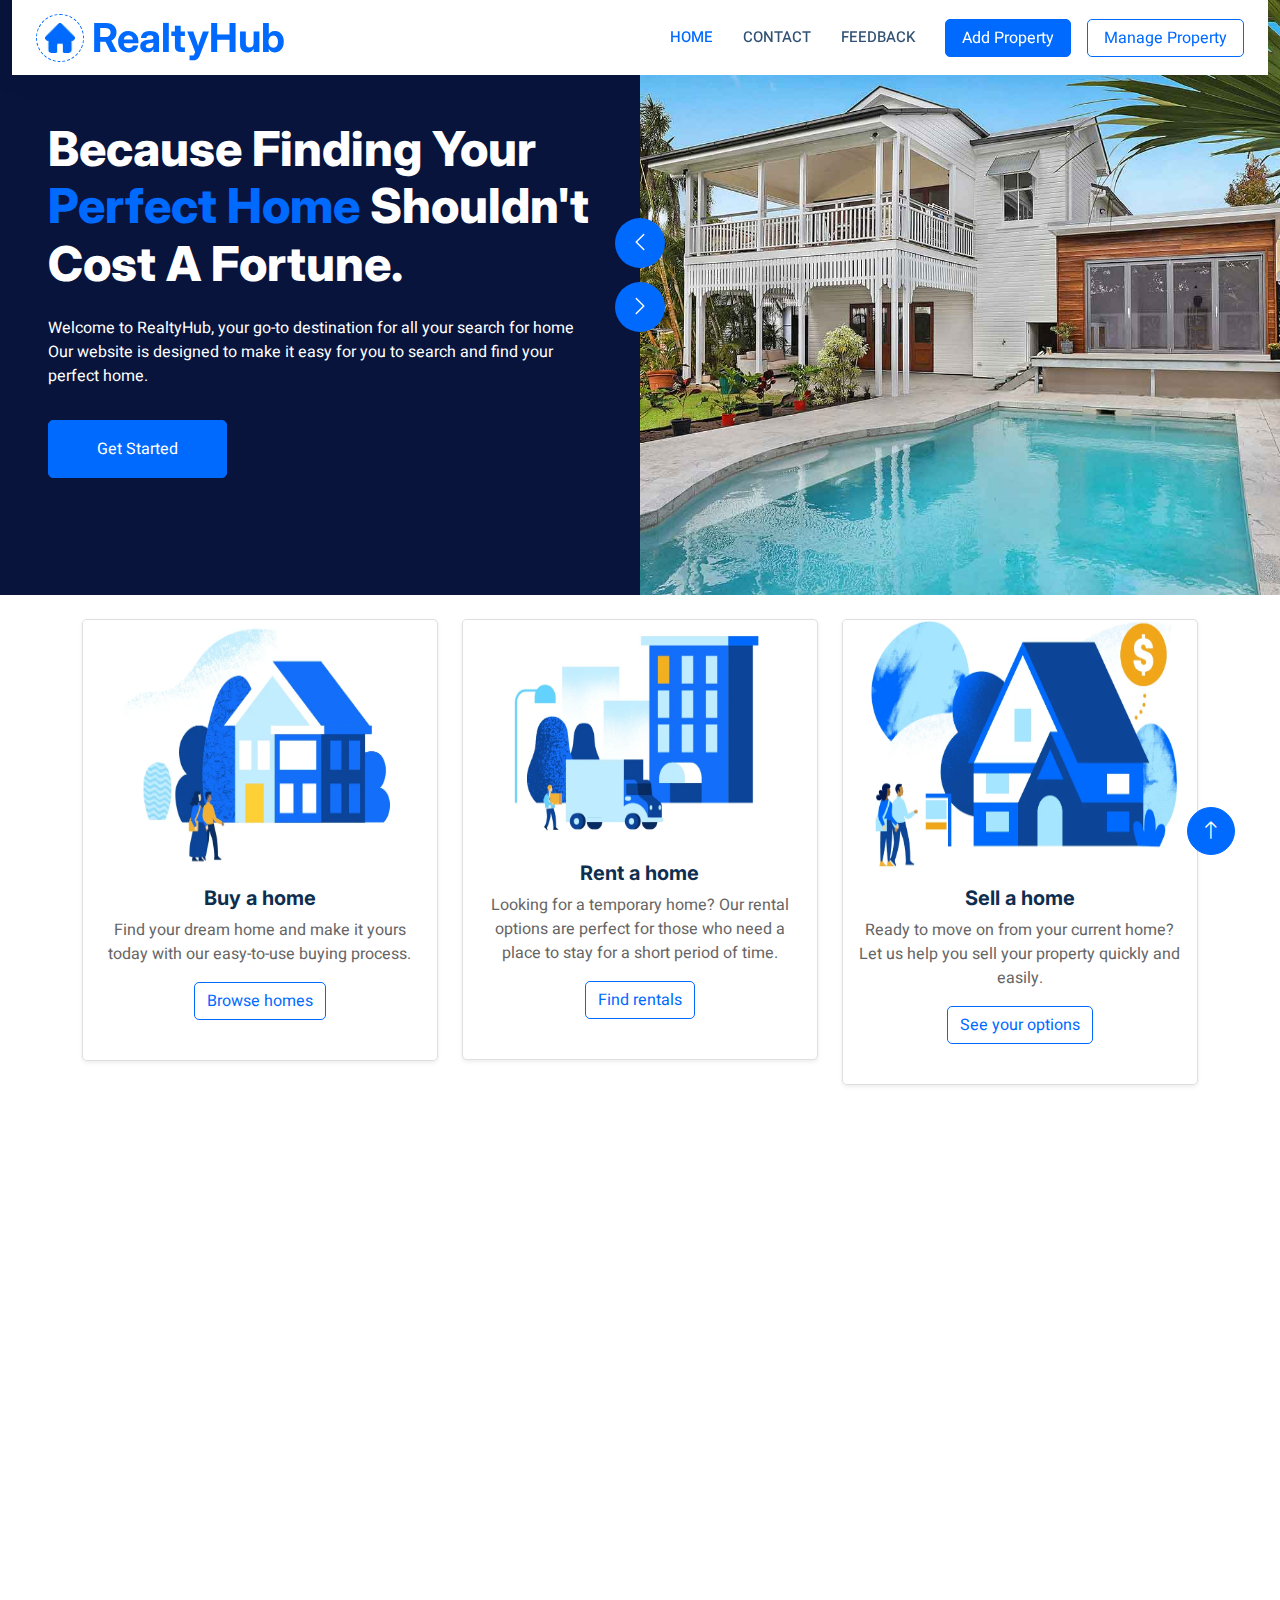
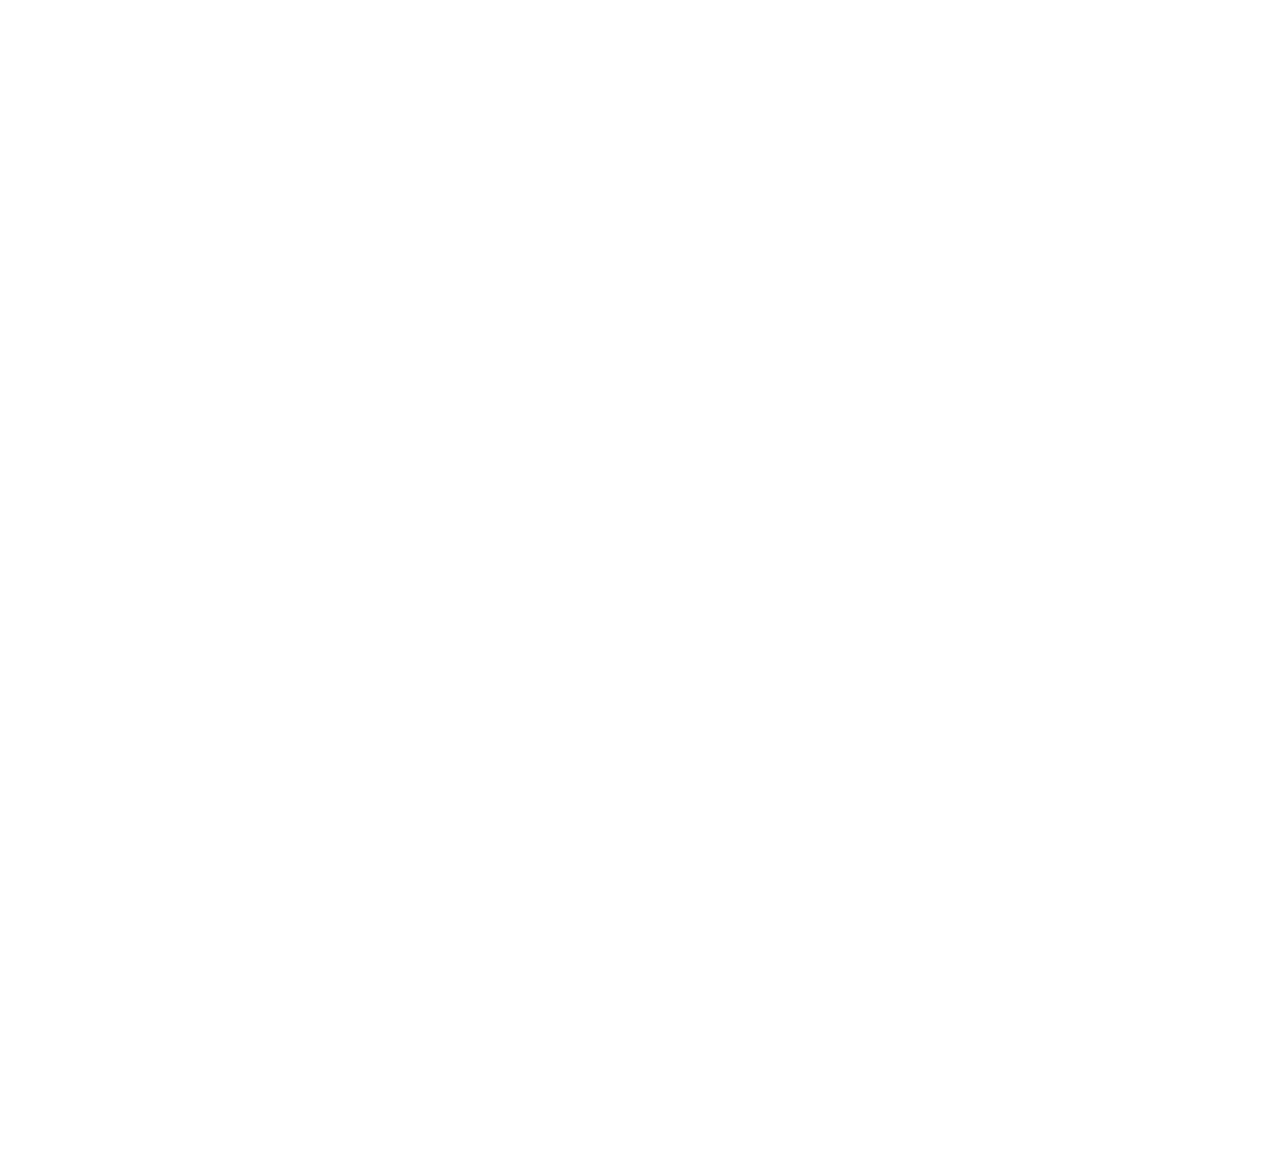
<file: index.html>
<!DOCTYPE html>
<html lang="en">

<head>
    <meta charset="utf-8">
    <title>RealtyHub</title>
    <meta content="width=devicewidth, initial-scale=1.0" name="viewport">
    <meta content="" name="keywords">
    <meta content="" name="description">

    <!-- Favicon -->
    <link rel="shortcut icon" href="/img/favicon.png" type="image/x-icon">

    <!-- Google Web Fonts -->
    <link rel="preconnect" href="https://fonts.googleapis.com">
    <link rel="preconnect" href="https://fonts.gstatic.com" crossorigin>
    <link href="https://fonts.googleapis.com/css2?family=Heebo:wght@400;500;600&family=Inter:wght@700;800&display=swap"
        rel="stylesheet">

    <!-- Icon Font Stylesheet -->
    <link href="https://cdnjs.cloudflare.com/ajax/libs/font-awesome/5.10.0/css/all.min.css" rel="stylesheet">
    <link href="https://cdn.jsdelivr.net/npm/bootstrap-icons@1.4.1/font/bootstrap-icons.css" rel="stylesheet">

    <!-- Libraries Stylesheet -->
    <link href="lib/animate/animate.min.css" rel="stylesheet">
    <link href="lib/owlcarousel/assets/owl.carousel.min.css" rel="stylesheet">

    <!-- Customized Bootstrap Stylesheet -->
    <link href="css/bootstrap.min.css" rel="stylesheet">

    <!-- Template Stylesheet -->
    <link href="css/style.css" rel="stylesheet">
</head>

<body>
    <div class="container-xxl bg-white p-0">


        <!-- Navbar Start -->
        <div class="container-fluid nav-bar bg-transparent">
            <nav class="navbar navbar-expand-lg bg-white navbar-light py-0 px-4">
                <a href="index.html" class="navbar-brand d-flex align-items-center text-center">
                    <div class="icon p-2 me-2">
                        <img class="img-fluid" src="img/home.png" alt="Icon" style="width: 30px; height: 30px;">
                    </div>
                    <h1 class="m-0 text-primary">RealtyHub</h1>
                </a>
                <button type="button" class="navbar-toggler" data-bs-toggle="collapse" data-bs-target="#navbarCollapse">
                    <span class="navbar-toggler-icon"></span>
                </button>
                <div class="collapse navbar-collapse" id="navbarCollapse">
                    <div class="navbar-nav ms-auto">
                        <a href="index.html" class="nav-item nav-link active">Home</a>
                        <a href="#contact_us" class="nav-item nav-link">Contact</a>
                        <a href="#feedback" class="nav-item nav-link">Feedback</a>
                    </div>
                    <a href="post_property.html" class="btn btn-primary px-3 d-none d-lg-flex me-3">Add Property</a>
                    <a href="manage_property.html" class="btn btn-outline-primary px-3 d-none d-lg-flex">Manage
                        Property</a>
                </div>
            </nav>
        </div>
        <!-- Navbar End -->

        <!-- Header Start -->
        <div class="container-fluid header bg-white p-0">
            <div class="row g-0 align-items-center flex-column-reverse flex-md-row bg-half">
                <div class="col-md-6 p-5 mt-lg-5 ">
                    <h1 class="display-5 animated fadeIn mb-4 text-white">Because Finding Your
                        <span class="text-primary">Perfect
                            Home</span>
                        Shouldn't Cost A Fortune.
                    </h1>
                    <p class="animated fadeIn mb-4 pb-2 text-white">Welcome to RealtyHub,
                        your go-to destination for all your search for home
                        Our website is designed to make it easy for you to search and find your perfect home.
                    </p>
                    <a href="login.html" class="btn btn-primary py-3 px-5 me-3 animated fadeIn">Get Started</a>
                </div>
                <div class="col-md-6 animated fadeIn">
                    <div class="owl-carousel header-carousel">
                        <div class="owl-carousel-item">
                            <img class="img-fluid" src="img/carousel-1.jpg" alt="">
                        </div>
                        <div class="owl-carousel-item">
                            <img class="img-fluid" src="img/carousel-2.jpg" alt="">
                        </div>
                    </div>
                </div>
            </div>
        </div>
        <!-- Header End -->


        <!-- Search Start -->
        <!-- <div class="container-fluid bg-primary mb-5 wow fadeIn" data-wow-delay="0.1s" style="padding: 35px;"
            id="search">
            <div class="container">
                <div class="row g-2">
                    <div class="col-md-10">
                        <div class="row g-2">
                            <div class="col-md-4">
                                <input type="text" class="form-control border-0 py-3" id="SearchKeyword" placeholder="Search Keyword">
                            </div>
                            <div class="col-md-4">
                                <input type="text" class="form-control border-0 py-3" id="PropertyType" placeholder="Property Type"> 
                            </div>
                            <div class="col-md-4">
                                <input type="text" class="form-control border-0 py-3" id="Location" placeholder="Location">
                            </div>
                        </div>
                    </div>
                    <div class="col-md-2">
                <a  href = "browse.html" class="btn btn-dark border-0 w-100 py-3" id="Search">Search </a>
                    </div>
                </div>
            </div>
        </div> -->
        <!-- Search End -->



        <!-- Category Start -->
        <div class="container mt-4">
            <div class="row">
                <div class="col-md-4">
                    <div class="card mb-4 shadow-sm">
                        <img src="img/Buy_a_home.webp" style="width: 350px; height: 250px;" class="card-img-top"
                            alt="Buy">
                        <div class="card-body text-center">
                            <h5 class="card-title text-center">Buy a home</h5>
                            <p class="card-text text-center">
                                Find your dream home and make it yours today with our easy-to-use buying process.</p>
                            <a href="browse.html" class="btn btn-outline-primary stretched-link text-center mb-4">Browse
                                homes</a>
                        </div>
                    </div>
                </div>
                <div class="col-md-4">
                    <div class="card mb-4 shadow-sm">
                        <img src="img/Rent_a_home.webp" style="width: 350px; height: 225px;" class="card-img-top"
                            alt="Rent">
                        <div class="card-body text-center">
                            <h5 class="card-title text-center">Rent a home</h5>
                            <p class="card-text text-center">
                                Looking for a temporary home? Our rental options are perfect for those who need a place
                                to stay for a short period of time.</p>
                            <a href="rent_dashboard.html" class="btn btn-outline-primary stretched-link text-center mb-4">Find
                                rentals</a>
                        </div>
                    </div>
                </div>
                <div class="col-md-4">
                    <div class="card mb-4 shadow-sm">
                        <img src="img/sell_a_home.webp" style="width: 350px; height: 250px;" class="card-img-top"
                            alt="Sell">
                        <div class="card-body text-center">
                            <h5 class="card-title text-center">Sell a home</h5>
                            <p class="card-text text-center">Ready to move on from your current home?
                                Let us help you sell your property quickly and easily.</p>
                            <a href="sell_rent_dashboard.html"
                                class="btn btn-outline-primary stretched-link text-center mb-4">See your
                                options</a>
                        </div>
                    </div>
                </div>
            </div>
        </div>


        <!-- Category End -->



        <!-- Property List Start -->
        <div class="container-xxl py-5">
            <div class="container">
                <div class="row g-0 gx-5 align-items-end">
                    <div class="col-lg-6">
                        <div class="text-start mx-auto mb-5 wow slideInLeft" data-wow-delay="0.1s">
                            <h1 class="mb-3">Popular Residences</h1>
                            <p>Here are some of our property listing that are mostly visted.</p>
                        </div>
                    </div>
                </div>
                <div class="tab-content">
                        <div id="tab-1" class="tab-pane fade show p-0 active">
                            <div class="row g-4" id="propertyContainer">
                               
                            </div>
                           
                            <div class="col-12 text-center wow fadeInUp" data-wow-delay="0.1s">
                                <a href = "browse.html" class="btn btn-primary py-3 px-5" href="#search">Search Property</a>
                            </div>
                        </div>
                </div>
            </div>
        </div>


        <!-- contact Start -->
        <div class="container-xxl py-5" id="contact_us">
            <div class="container">
                <div class="row g-5 align-items-center">
                    <div class="col-lg-6 wow fadeIn" data-wow-delay="0.1s">
                        <div class="about-img position-relative overflow-hidden p-5 pe-0">
                            <img class="img-fluid w-100" src="img/about.jpg">
                        </div>
                    </div>
                    <div class="col-lg-6 wow fadeIn" data-wow-delay="0.5s">
                        <h1 class="mb-4">How to Contact Us </h1>
                        <p class="mb-4">For customer and technical support!</p>
                        <p><i class="fa fa-check text-primary me-3"></i>Contact us by phone:
                            +2519-03-16-97</p>
                        <p><i class="fa fa-check text-primary me-3"></i>Address:
                            RealtyHub, Inc.
                            Ethiopia, Addis Ababa,
                            4kilo </p>
                        <p><i class="fa fa-check text-primary me-3"></i>Email:blen@RealtyHub.com</p>
                    </div>
                </div>
            </div>
        </div>


        <!-- Testimonial Start -->
        <div class="container-xxl py-5" id="feedback">
            <div class="container">
                <div class="text-center mx-auto mb-5 wow fadeInUp" data-wow-delay="0.1s" style="max-width: 600px;">
                    <h1 class="mb-3">Our Users Say!</h1>
                    <p>Check out what other users said about our service.</p>
                </div>
                <div class="owl-carousel testimonial-carousel wow fadeInUp" data-wow-delay="0.1s" id="FeedbackContainer">
                    <!-- <div class="testimonial-item bg-light rounded p-3">
                        <div class="bg-white border rounded p-4">
                            <p>Tempor stet labore dolor clita stet diam amet ipsum dolor duo ipsum rebum stet dolor amet
                                diam stet. Est stet ea lorem amet est kasd kasd erat eos</p>
                            <div class="d-flex align-items-center">
                                <img class="img-fluid flex-shrink-0 rounded" src="img/testimonial-1.jpg"
                                    style="width: 45px; height: 45px;">
                                <div class="ps-3">
                                    <h6 class="fw-bold mb-1">Client Name</h6>
                                    <small>Profession</small>
                                </div>
                            </div>
                        </div>
                    </div> -->
                    <!-- <div class="testimonial-item bg-light rounded p-3">
                        <div class="bg-white border rounded p-4">
                            <p>Tempor stet labore dolor clita stet diam amet ipsum dolor duo ipsum rebum stet dolor amet
                                diam stet. Est stet ea lorem amet est kasd kasd erat eos</p>
                            <div class="d-flex align-items-center">
                                <img class="img-fluid flex-shrink-0 rounded" src="img/testimonial-2.jpg"
                                    style="width: 45px; height: 45px;">
                                <div class="ps-3">
                                    <h6 class="fw-bold mb-1">Client Name</h6>
                                    <small>Profession</small>
                                </div>
                            </div>
                        </div>
                    </div>
                    <div class="testimonial-item bg-light rounded p-3">
                        <div class="bg-white border rounded p-4">
                            <p>Tempor stet labore dolor clita stet diam amet ipsum dolor duo ipsum rebum stet dolor amet
                                diam stet. Est stet ea lorem amet est kasd kasd erat eos</p>
                            <div class="d-flex align-items-center">
                                <img class="img-fluid flex-shrink-0 rounded" src="img/testimonial-3.jpg"
                                    style="width: 45px; height: 45px;">
                                <div class="ps-3">
                                    <h6 class="fw-bold mb-1">Client Name</h6>
                                    <small>Profession</small>
                                </div>
                            </div>
                        </div>
                    </div> -->
                </div>
            </div>
        </div>
        <!-- Testimonial End -->


        <!-- Footer Start -->
        <div class="container-fluid bg-dark text-white-50 footer pt-5 mt-5 wow fadeIn" data-wow-delay="0.1s">
            <div class="container py-5">
                <div class="row g-5">
                    <div class="col-lg-3 col-md-6">
                        <h5 class="text-white mb-4">Get In Touch</h5>
                        <p class="mb-2"><i class="fa fa-map-marker-alt me-3"></i>RealtyHub,  Ethiopia, Addis Ababa,
                            4kilo </p>
                        <p class="mb-2"><i class="fa fa-phone-alt me-3"></i>+2519-03-16-97</p>
                        <p class="mb-2"><i class="fa fa-envelope me-3"></i>blen@RealtyHub.com</p>
                        <div class="d-flex pt-2">
                            <a class="btn btn-outline-light btn-social" href=""><i class="fab fa-twitter"></i></a>
                            <a class="btn btn-outline-light btn-social" href=""><i class="fab fa-facebook-f"></i></a>
                            <a class="btn btn-outline-light btn-social" href=""><i class="fab fa-youtube"></i></a>
                            <a class="btn btn-outline-light btn-social" href=""><i class="fab fa-linkedin-in"></i></a>
                        </div>
                    </div>
                    <div class="col-lg-3 col-md-6">
                        <h5 class="text-white mb-4">Quick Links</h5>
                        <a class="btn btn-link text-white-50" href="">About Us</a>
                        <a class="btn btn-link text-white-50" href="">Contact Us</a>
                    </div>
                    <div class="col-lg-3 col-md-6">
                        <h5 class="text-white mb-4">Photo Gallery</h5>
                        <div class="row g-2 pt-2">
                            <div class="col-4">
                                <img class="img-fluid rounded bg-light p-1" src="img/property-1.jpg" alt="">
                            </div>
                            <div class="col-4">
                                <img class="img-fluid rounded bg-light p-1" src="img/property-2.jpg" alt="">
                            </div>
                            <div class="col-4">
                                <img class="img-fluid rounded bg-light p-1" src="img/property-3.jpg" alt="">
                            </div>
                            <div class="col-4">
                                <img class="img-fluid rounded bg-light p-1" src="img/property-4.jpg" alt="">
                            </div>
                            <div class="col-4">
                                <img class="img-fluid rounded bg-light p-1" src="img/property-5.jpg" alt="">
                            </div>
                            <div class="col-4">
                                <img class="img-fluid rounded bg-light p-1" src="img/property-6.jpg" alt="">
                            </div>
                        </div>
                    </div>
                    <div class="col-lg-3 col-md-6">
                        <h5 class="text-white mb-4">Sign Up</h5>
                        <p>Become RealtyHub user</p>
                        <div class="position-relative mx-auto" style="max-width: 400px;">
                            <input class="form-control bg-transparent w-100 py-3 ps-4 pe-5" type="text"
                                placeholder="Your email">
                            <a type="button" class="btn btn-primary py-2 position-absolute top-0 end-0 mt-2 me-2"
                                href="create_page.html">SignUp</a>
                        </div>
                    </div>
                </div>
            </div>
            <div class="container">
                <div class="copyright">
                    <div class="row">
                        <div class="col-md-6 text-center text-md-start mb-3 mb-md-0">
                            &copy; <a class="border-bottom" href="#">RealtyHub</a>, All Right Reserved.
                            Designed By <a class="border-bottom" href="">RealtyHub</a>
                        </div>
                        <div class="col-md-6 text-center text-md-end">
                            <div class="footer-menu">
                                <a href="">Home</a>
                                <a href="#contact_us">Contact Us</a>
                                <a href="#feedback">Feedback</a>
                            </div>
                        </div>
                    </div>
                </div>
            </div>
        </div>
        <!-- Footer End -->


        
        <a href="#" class="btn btn-lg btn-primary btn-lg-square back-to-top"><i class="bi bi-arrow-up"></i></a>
    </div>

    <!-- JavaScript Libraries -->
    <script src="https://code.jquery.com/jquery-3.4.1.min.js"></script>
    <script src="https://cdn.jsdelivr.net/npm/bootstrap@5.0.0/dist/js/bootstrap.bundle.min.js"></script>
    <script src="lib/wow/wow.min.js"></script>
    <script src="lib/easing/easing.min.js"></script>
    <script src="lib/waypoints/waypoints.min.js"></script>
    <script src="lib/owlcarousel/owl.carousel.min.js"></script>
    <script src="js/DisplayFeedback.js"></script>
    <script src="js/Display.js"></script>
    <script src="js/Details.js"></script>
    <script src="js/main.js"></script>
</body>

</html>
</file>
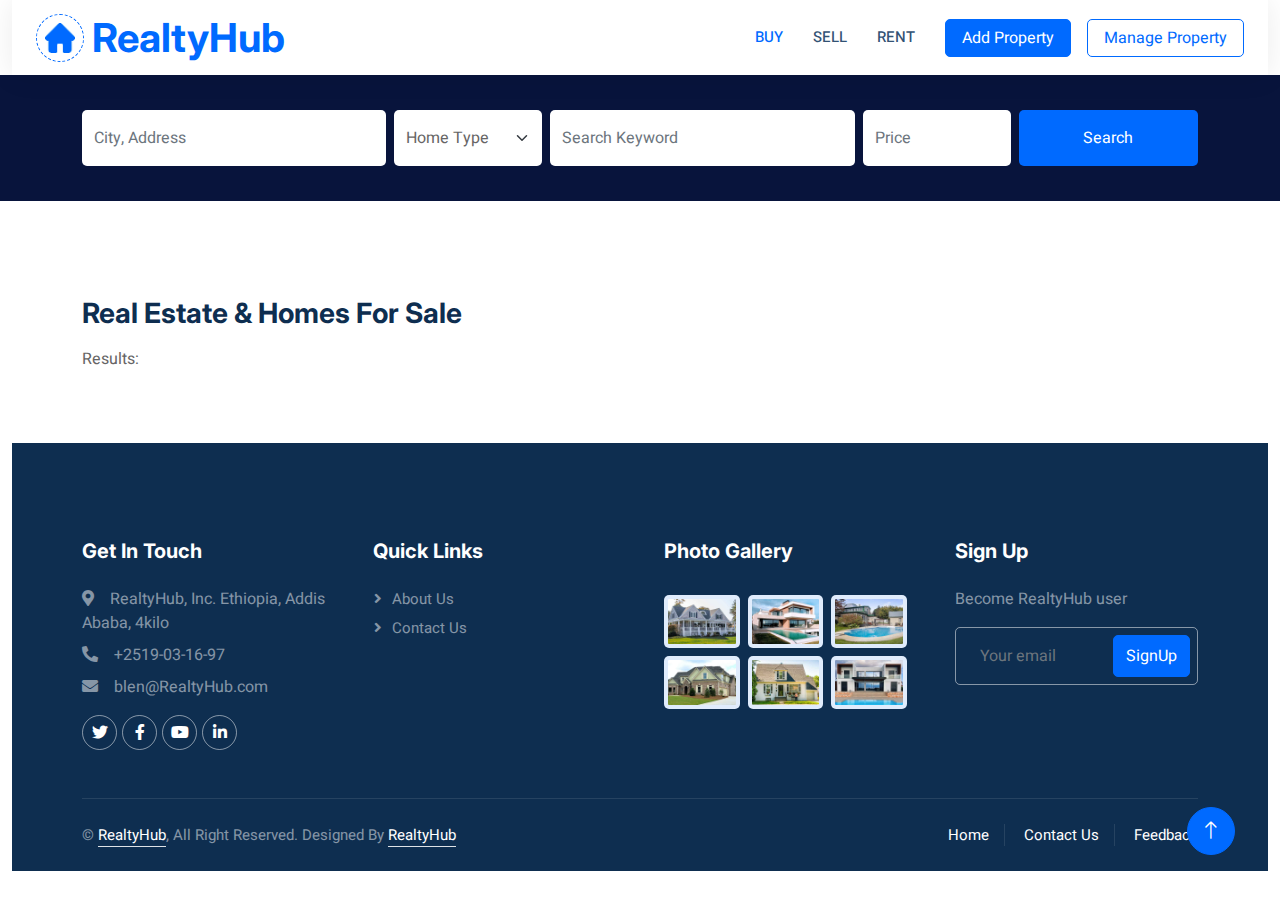
<file: browse.html>
<!DOCTYPE html>
<html lang="en">

<head>
    <meta charset="utf-8">
    <title>Browse</title>
    <meta content="width=device-width, initial-scale=1.0" name="viewport">
    <meta content="" name="keywords">
    <meta content="" name="description">

    <!-- Favicon -->
    <link rel="shortcut icon" href="/img/favicon.png" type="image/x-icon">

    <!-- Google Web Fonts -->
    <link rel="preconnect" href="https://fonts.googleapis.com">
    <link rel="preconnect" href="https://fonts.gstatic.com" crossorigin>
    <link href="https://fonts.googleapis.com/css2?family=Heebo:wght@400;500;600&family=Inter:wght@700;800&display=swap"
        rel="stylesheet">
    <link rel="stylesheet" href="https://cdnjs.cloudflare.com/ajax/libs/bootstrap/5.1.0/css/bootstrap.min.css"
        integrity="sha512-GC/JyB7vKikPwW4Pq3E4mZ9zvG8eJWV6Uc/6U+M6vJf6+BwNkZfQdZo9Xv9z1Kj6yE1Fy+I6cJl6jYU6ZzjsEA=="
        crossorigin="anonymous" referrerpolicy="no-referrer" />
    <script src="https://cdnjs.cloudflare.com/ajax/libs/bootstrap/5.1.0/js/bootstrap.bundle.min.js"
        integrity="sha512-+r3tD3Jl1m+PuG8mLHfjF1JdZ9+g9PQnJ5NcB2QoJNkFv1YwN1h5JxGZbX9o/5z5+0tPSrJbDq193pL1Yk0nRQ=="
        crossorigin="anonymous" referrerpolicy="no-referrer"></script>


    <!-- Icon Font Stylesheet -->
    <link href="https://cdnjs.cloudflare.com/ajax/libs/font-awesome/5.10.0/css/all.min.css" rel="stylesheet">
    <link href="https://cdn.jsdelivr.net/npm/bootstrap-icons@1.4.1/font/bootstrap-icons.css" rel="stylesheet">

    <!-- Libraries Stylesheet -->
    <link href="lib/animate/animate.min.css" rel="stylesheet">
    <link href="lib/owlcarousel/assets/owl.carousel.min.css" rel="stylesheet">

    <!-- Customized Bootstrap Stylesheet -->
    <link href="css/bootstrap.min.css" rel="stylesheet">

    <!-- Template Stylesheet -->
    <link href="css/style.css" rel="stylesheet">
</head>

<body>
    <div class="container-xxl bg-white p-0">


        <!-- Navbar Start -->
        <div class="container-fluid nav-bar bg-transparent">
            <nav class="navbar navbar-expand-lg bg-white navbar-light py-0 px-4">
                <a href="index.html" class="navbar-brand d-flex align-items-center text-center">
                    <div class="icon p-2 me-2">
                        <img class="img-fluid" src="img/home.png" alt="Icon" style="width: 30px; height: 30px;">
                    </div>
                    <h1 class="m-0 text-primary">RealtyHub</h1>
                </a>
                <button type="button" class="navbar-toggler" data-bs-toggle="collapse" data-bs-target="#navbarCollapse">
                    <span class="navbar-toggler-icon"></span>
                </button>
                <div class="collapse navbar-collapse" id="navbarCollapse">
                    <div class="navbar-nav ms-auto">
                        <a href="" class="nav-item nav-link active">Buy</a>
                        <a href="sell_rent_dashboard.html" class="nav-item nav-link">Sell</a>
                        <a href="rent_dashboard.html" class="nav-item nav-link">Rent</a>
                    </div>
                    <a href="post_property.html" class="btn btn-primary px-3 d-none d-lg-flex me-3">Add Property</a>
                    <a href="manage_property.html" class="btn btn-outline-primary px-3 d-none d-lg-flex">Manage
                        Property</a>
                </div>
            </nav>
        </div>
        <!-- Navbar End -->



        <!-- Search Start -->
        <div class="container-fluid bg-primary mb-5 wow fadeIn" data-wow-delay="0.1s" style="padding: 35px;">
            <div class="container">
                <div class="row g-2">
                    <div class="col-md-10">
                        <div class="row g-2">
                            <div class="col-md-4">
                                <input type="text" class="form-control border-0 py-3" id="Location" placeholder="City, Address">
                            </div>
                            <div class="col-md-2">
                                <select class="form-select border-0 py-3" id="PropertyType">
                                    <option selected>Home Type</option>
                                    <option value="1">Apartment</option>
                                    <option value="2">Villa</option>
                                    <option value="3">Office </option>
                                </select>
                            </div>
                           
                            <div class="col-md-4">
                                <input type="text" class="form-control border-0 py-3" id="SearchKeyword" placeholder="Search Keyword">
                            </div>
                          <div class="col-md-2">
                                <input type="text" class="form-control border-0 py-3" id="Price" placeholder="Price">
                            </div>
                        </div>
                    </div>
                    <div class="col-md-2">
                        <button class="btn btn-primary border-0 w-100 py-3" id="SearchButton">Search</button>
                    </div>
                </div>
            </div>
        </div>


        <div class="container-xxl py-5">
            <div class="container">
                <div class="row g-0 gx-5 align-items-end">
                    <div class="col-lg-6">
                        <div class="text-start mx-auto mb-5 wow slideInLeft" data-wow-delay="0.1s">
                            <h3 class="mb-3">Real Estate & Homes For Sale</h3>
                            <p>Results: </p>
                        </div>
                    </div>
                    <!-- <div class="dropdown d-flex justify-content-end mb-5">
            
                        <a class="btn btn-outline-dark dropdown-toggle" href="#" role="button" id="dropdownMenuLink"
                            data-bs-toggle="dropdown" aria-expanded="false">
                            Sort: Homes for you
                        </a>
                        <ul class="dropdown-menu dropdown-menu-end" aria-labelledby="dropdownMenuLink">
                            
                            <li><a class="dropdown-item" href="#">Newest property</a></li>
                            <li><a class="dropdown-item" href="#">Oldest property</a></li>
                            <li><a class="dropdown-item" href="#">Price (High to Low)</a></li>
                            <li><a class="dropdown-item" href="#">Price (Low to High)</a></li>
                        </ul>
                    </div> -->
                </div>
            </div>   

               <!-- Property List Start -->  
                <div class="tab-content">
                    <div id="tab-1" class="tab-pane fade show p-0 active">
                        <div class="row g-4" id="searchedPropertyContainer">
                            
                       </div>
                  </div>
             </div>
         <!-- Property List End -->




        <!-- Footer Start -->
        <div class="container-fluid bg-dark text-white-50 footer pt-5 mt-5 wow fadeIn" data-wow-delay="0.1s">
            <div class="container py-5">
                <div class="row g-5">
                    <div class="col-lg-3 col-md-6">
                        <h5 class="text-white mb-4">Get In Touch</h5>
                        <p class="mb-2"><i class="fa fa-map-marker-alt me-3"></i>RealtyHub, Inc. Ethiopia, Addis Ababa,
                            4kilo </p>
                        <p class="mb-2"><i class="fa fa-phone-alt me-3"></i>+2519-03-16-97</p>
                        <p class="mb-2"><i class="fa fa-envelope me-3"></i>blen@RealtyHub.com</p>
                        <div class="d-flex pt-2">
                            <a class="btn btn-outline-light btn-social" href=""><i class="fab fa-twitter"></i></a>
                            <a class="btn btn-outline-light btn-social" href=""><i class="fab fa-facebook-f"></i></a>
                            <a class="btn btn-outline-light btn-social" href=""><i class="fab fa-youtube"></i></a>
                            <a class="btn btn-outline-light btn-social" href=""><i class="fab fa-linkedin-in"></i></a>
                        </div>
                    </div>
                    <div class="col-lg-3 col-md-6">
                        <h5 class="text-white mb-4">Quick Links</h5>
                        <a class="btn btn-link text-white-50" href="">About Us</a>
                        <a class="btn btn-link text-white-50" href="">Contact Us</a>
                    </div>
                    <div class="col-lg-3 col-md-6">
                        <h5 class="text-white mb-4">Photo Gallery</h5>
                        <div class="row g-2 pt-2">
                            <div class="col-4">
                                <img class="img-fluid rounded bg-light p-1" src="img/property-1.jpg" alt="">
                            </div>
                            <div class="col-4">
                                <img class="img-fluid rounded bg-light p-1" src="img/property-2.jpg" alt="">
                            </div>
                            <div class="col-4">
                                <img class="img-fluid rounded bg-light p-1" src="img/property-3.jpg" alt="">
                            </div>
                            <div class="col-4">
                                <img class="img-fluid rounded bg-light p-1" src="img/property-4.jpg" alt="">
                            </div>
                            <div class="col-4">
                                <img class="img-fluid rounded bg-light p-1" src="img/property-5.jpg" alt="">
                            </div>
                            <div class="col-4">
                                <img class="img-fluid rounded bg-light p-1" src="img/property-6.jpg" alt="">
                            </div>
                        </div>
                    </div>
                    <div class="col-lg-3 col-md-6">
                        <h5 class="text-white mb-4">Sign Up</h5>
                        <p>Become RealtyHub user</p>
                        <div class="position-relative mx-auto" style="max-width: 400px;">
                            <input class="form-control bg-transparent w-100 py-3 ps-4 pe-5" type="text"
                                placeholder="Your email">
                            <a type="button" class="btn btn-primary py-2 position-absolute top-0 end-0 mt-2 me-2"
                                href="create_page.html">SignUp</a>
                        </div>
                    </div>
                </div>
            </div>
            <div class="container">
                <div class="copyright">
                    <div class="row">
                        <div class="col-md-6 text-center text-md-start mb-3 mb-md-0">
                            &copy; <a class="border-bottom" href="#">RealtyHub</a>, All Right Reserved.
                            Designed By <a class="border-bottom" href="">RealtyHub</a>
                        </div>
                        <div class="col-md-6 text-center text-md-end">
                            <div class="footer-menu">
                                <a href="">Home</a>
                                <a href="#contact_us">Contact Us</a>
                                <a href="#feedback">Feedback</a>
                            </div>
                        </div>
                    </div>
                </div>
            </div>
        </div>
        <!-- Footer End -->


        <!-- Back to Top -->
        <a href="#" class="btn btn-lg btn-primary btn-lg-square back-to-top"><i class="bi bi-arrow-up"></i></a>
    </div>

    <!-- JavaScript Libraries -->
    <script src="https://code.jquery.com/jquery-3.4.1.min.js"></script>
    <script src="https://cdn.jsdelivr.net/npm/bootstrap@5.0.0/dist/js/bootstrap.bundle.min.js"></script>
    <script src="lib/wow/wow.min.js"></script>
    <script src="lib/easing/easing.min.js"></script>
    <script src="lib/waypoints/waypoints.min.js"></script>
    <script src="lib/owlcarousel/owl.carousel.min.js"></script>
    <script src="js/Search.js"></script>
    <!-- Template Javascript -->
    <script src="js/main.js"></script>

</body>
<!-- <script>
    const priceDropdown = document.querySelector('.price-dropdown');
    const priceHeader = document.querySelector('.price-header');
    const bedsBathsDropdown = document.querySelector('.beds-baths-dropdown');

    priceHeader.addEventListener('click', () => {
        priceDropdown.classList.toggle('show');
    });

    bedsBathsDropdown.innerHTML = `
        <input type="number" class="form-control border-0 py-3" placeholder="Beds" min="0" max="10">
        <input type="number" class="form-control border-0 py-3" placeholder="Baths" min="0" max="10">
    `;
</script> -->

</html>
</file>
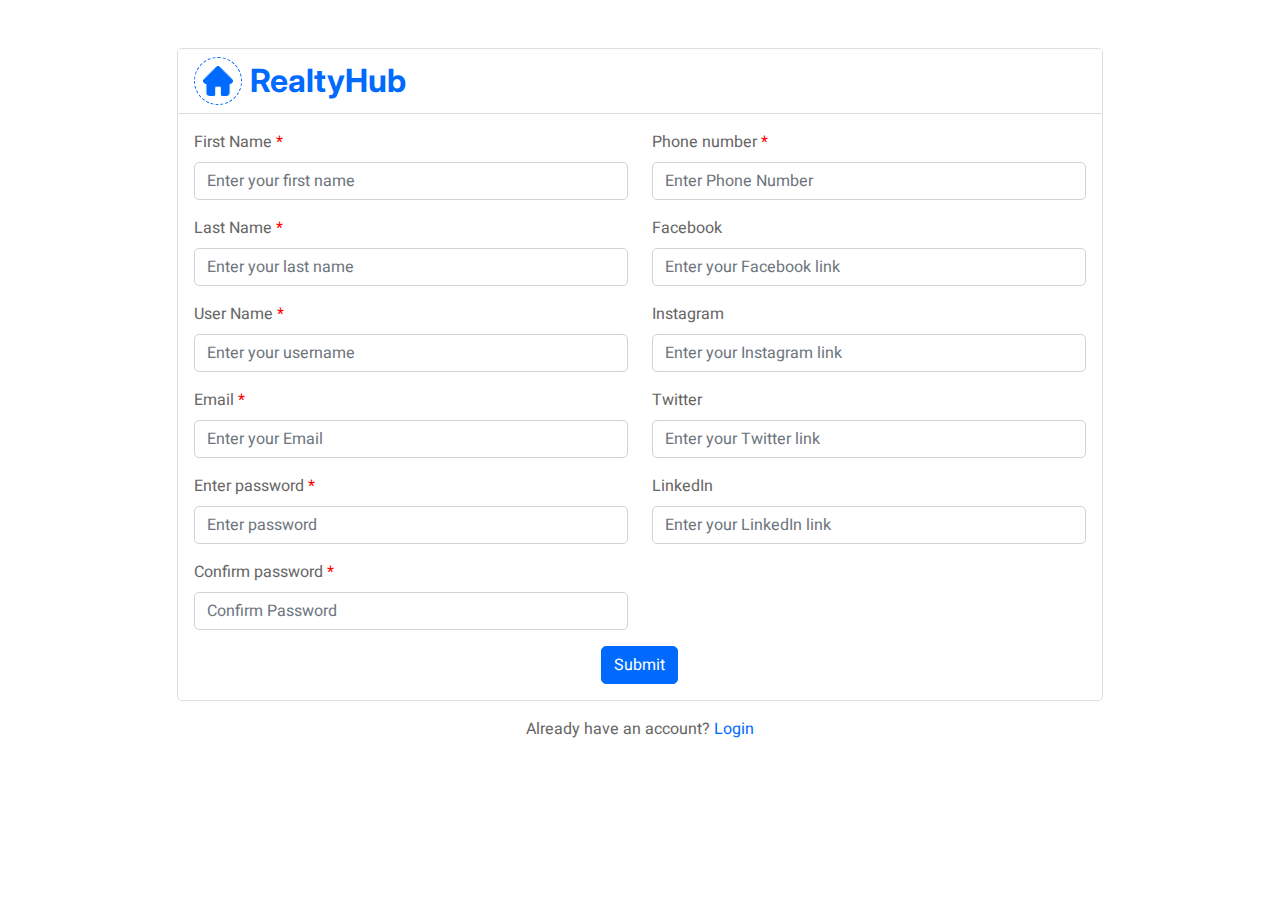
<file: create_page.html>
<!DOCTYPE html>
<html lang="en">

<head>
    <meta charset="UTF-8" />
    <meta name="viewport" content="width=device-width, initial-scale=1.0" />
    <meta http-equiv="X-UA-Compatible" content="ie=edge" />
    <title>Create account</title>
    <!-- Favicon -->
    <link rel="shortcut icon" href="/img/favicon.png" type="image/x-icon">

    <!-- Google Web Fonts -->
    <link rel="preconnect" href="https://fonts.googleapis.com">
    <link rel="preconnect" href="https://fonts.gstatic.com" crossorigin>
    <link href="https://fonts.googleapis.com/css2?family=Heebo:wght@400;500;600&family=Inter:wght@700;800&display=swap"
        rel="stylesheet">

    <!-- Icon Font Stylesheet -->
    <link href="https://cdnjs.cloudflare.com/ajax/libs/font-awesome/5.10.0/css/all.min.css" rel="stylesheet">
    <link href="https://cdn.jsdelivr.net/npm/bootstrap-icons@1.4.1/font/bootstrap-icons.css" rel="stylesheet">
    

    <!-- Customized Bootstrap Stylesheet -->
    <link href="css/bootstrap.min.css" rel="stylesheet">

    <!-- Template Stylesheet -->
    <link href="css/style.css" rel="stylesheet">
   
    <style>
        @media (max-width: 767px) {
            .form-section {
                border-bottom: 1px solid #ccc;
                padding-bottom: 20px;
                margin-bottom: 20px;
            }
        }
    </style>
</head>

<body>

    <div class="container mt-5">
        <div class="row justify-content-center">
            <div class="col-md-10">
                <div class="card">
                    <div class="card-header d-flex align-items-center bg-white">
                        <div class="icon p-2 me-2">
                            <img class="img-fluid mr-2" src="img/home.png" alt="Icon"
                                style="width: 30px; height: 30px;">
                        </div>
                        <h2 class="m-0 text-primary">RealtyHub</h2>
                    </div>
                    <div class="card-body">
                        <form id="form">
                            <div class="row">
                                <div class="col-md-6 form-section">
                                    <div class="mb-3">
                                        <label for="fname" class="form-label">First Name <span
                                                style="color: red;">*</span></label>
                                        <input type="text" class="form-control" id="fname"
                                            placeholder="Enter your first name" required>
                                    </div>
                                    <div class="mb-3">
                                        <label for="lname" class="form-label">Last Name <span
                                                style="color: red;">*</span></label>
                                        <input type="text" class="form-control" id="lname"
                                            placeholder="Enter your last name" required>
                                    </div>
                                    <div class="mb-3">
                                        <label for="username" class="form-label">User Name <span
                                                style="color: red;">*</span></label>
                                        <input type="text" class="form-control" id="username"
                                            placeholder="Enter your username" required>
                                    </div>
                                    <div class="mb-3">
                                        <label for="email" class="form-label">Email <span
                                                style="color: red;">*</span></label>
                                        <input type="text" class="form-control" id="email"
                                            placeholder="Enter your Email" required>
                                    </div>
                                    <div class="mb-3">
                                        <label for="password" class="form-label">Enter password <span
                                                style="color: red;">*</span></label>
                                        <input type="password" class="form-control" id="password"
                                            placeholder="Enter password" required>
                                    </div>
                                    <div class="mb-3">
                                        <label for="con_password" class="form-label">Confirm password <span
                                                style="color: red;">*</span></label>
                                        <input type="password" class="form-control" id="con_password"
                                            placeholder="Confirm Password" required>
                                    </div>
                                </div>
                                <div class="col-md-6 form-section">
                                    <div class="mb-3">
                                        <label for="pnumber" class="form-label">Phone number <span
                                                style="color: red;">*</span></label>
                                        <input type="tel" class="form-control" id="pnumber"
                                            placeholder="Enter Phone Number" required>
                                    </div>
                                    <div class="mb-3">
                                        <label for="facebook" class="form-label">Facebook</label>
                                        <input type="text" class="form-control" id="facebook"
                                            placeholder="Enter your Facebook link">
                                    </div>
                                    <div class="mb-3">
                                        <label for="instagram" class="form-label">Instagram</label>
                                        <input type="text" class="form-control" id="instagram"
                                            placeholder="Enter your Instagram link">
                                    </div>
                                    <div class="mb-3">
                                        <label for="twitter" class="form-label">Twitter</label>
                                        <input type="text" class="form-control" id="twitter"
                                            placeholder="Enter your Twitter link">
                                    </div>
                                    <div class="mb-3">
                                        <label for="linkedin" class="form-label">LinkedIn</label>
                                        <input type="text" class="form-control" id="linkedin"
                                            placeholder="Enter your LinkedIn link">
                                    </div>
                                </div>
                            </div>

                            <div class="text-center">
                                <a href="index.html"><input type="submit" class="btn btn-primary" ></a>
                                <!-- <a type="submit" class="btn btn-primary" href="index.html" id="form" onclick="click()">Create account</a> -->
                            </div>
                        </form>
        
                    </div>
                </div>
                <div class="mt-3 text-center justify-content-center">
                    <p>Already have an account? <a href="login.html">Login</a></p>
                </div>
            </div>
        </div>
    </div>
    <script src="js/register.js"></script>
</body>
</html>
</file>
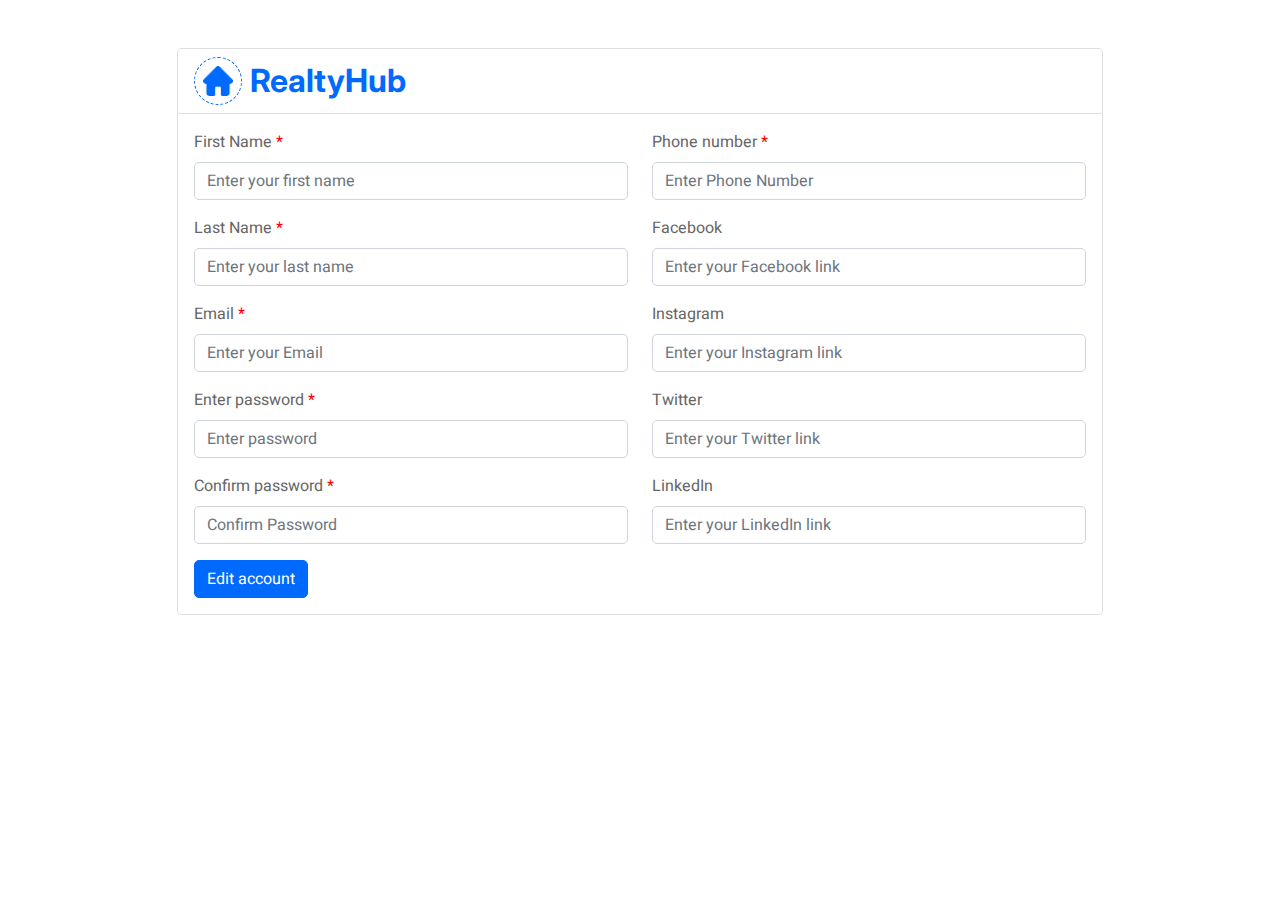
<file: edit_profile.html>
<!DOCTYPE html>
<html lang="en">

<head>
    <meta charset="UTF-8" />
    <meta name="viewport" content="width=device-width, initial-scale=1.0" />
    <meta http-equiv="X-UA-Compatible" content="ie=edge" />
    <title>Edit account</title>
    <!-- Favicon -->
    <link rel="shortcut icon" href="/img/favicon.png" type="image/x-icon">

    <!-- Google Web Fonts -->
    <link rel="preconnect" href="https://fonts.googleapis.com">
    <link rel="preconnect" href="https://fonts.gstatic.com" crossorigin>
    <link href="https://fonts.googleapis.com/css2?family=Heebo:wght@400;500;600&family=Inter:wght@700;800&display=swap"
        rel="stylesheet">

    <!-- Icon Font Stylesheet -->
    <link href="https://cdnjs.cloudflare.com/ajax/libs/font-awesome/5.10.0/css/all.min.css" rel="stylesheet">
    <link href="https://cdn.jsdelivr.net/npm/bootstrap-icons@1.4.1/font/bootstrap-icons.css" rel="stylesheet">


    <!-- Customized Bootstrap Stylesheet -->
    <link href="css/bootstrap.min.css" rel="stylesheet">

    <!-- Template Stylesheet -->
    <link href="css/style.css" rel="stylesheet">
</head>

<body>

    <div class="container mt-5">
        <div class="row justify-content-center">
            <div class="col-md-10">
                <div class="card">
                    <div class="card-header d-flex align-items-center bg-white">
                        <div class="icon p-2 me-2">
                            <img class="img-fluid mr-2" src="img/home.png" alt="Icon"
                                style="width: 30px; height: 30px;">
                        </div>
                        <h2 class="m-0 text-primary">RealtyHub</h2>
                    </div>
                    <div class="card-body">
                        <div class="row">
                            <div class="col-md-6">
                                <form>
                                    <div class="mb-3">
                                        <label for="fname" class="form-label">First Name <span
                                                style="color: red;">*</span></label>
                                        <input type="text" class="form-control" id="fname"
                                            placeholder="Enter your first name" required>
                                    </div>
                                    <div class="mb-3">
                                        <label for="lname" class="form-label">Last Name <span
                                                style="color: red;">*</span></label>
                                        <input type="text" class="form-control" id="lname"
                                            placeholder="Enter your last name" required>
                                    </div>
                                    <div class="mb-3">
                                        <label for="email" class="form-label">Email <span
                                                style="color: red;">*</span></label>
                                        <input type="text" class="form-control" id="email"
                                            placeholder="Enter your Email" required>
                                    </div>
                                    <div class="mb-3">
                                        <label for="password" class="form-label">Enter password <span
                                                style="color: red;">*</span></label>
                                        <input type="password" class="form-control" id="password"
                                            placeholder="Enter password" required>
                                    </div>
                                    <div class="mb-3">
                                        <label for="con_password" class="form-label">Confirm password <span
                                                style="color: red;">*</span></label>
                                        <input type="password" class="form-control" id="con_password"
                                            placeholder="Confirm Password" required>
                                    </div>

                                    <a type="submit" class="btn btn-primary" href="manage_property.html">Edit
                                        account</a>
                                </form>
                            </div>

                            <div class="col-md-6">
                                <div class="mb-3">
                                    <label for="pnumber" class="form-label">Phone number <span
                                            style="color: red;">*</span></label>
                                    <input type="tel" class="form-control" id="pnumber" placeholder="Enter Phone Number"
                                        required>
                                </div>
                                <div class="mb-3">
                                    <label for="facebook" class="form-label">Facebook</label>
                                    <input type="url" class="form-control" id="facebook"
                                        placeholder="Enter your Facebook link">
                                </div>
                                <div class="mb-3">
                                    <label for="instagram" class="form-label">Instagram</label>
                                    <input type="url" class="form-control" id="instagram"
                                        placeholder="Enter your Instagram link">
                                </div>
                                <div class="mb-3">
                                    <label for="twitter" class="form-label">Twitter</label>
                                    <input type="url" class="form-control" id="twitter"
                                        placeholder="Enter your Twitter link">
                                </div>
                                <div class="mb-3">
                                    <label for="linkedin" class="form-label">LinkedIn</label>
                                    <input type="url" class="form-control" id="linkedin"
                                        placeholder="Enter your LinkedIn link">
                                </div>
                            </div>
                        </div>
                    </div>
                </div>

            </div>
        </div>
    </div>

</body>

</html>
</file>
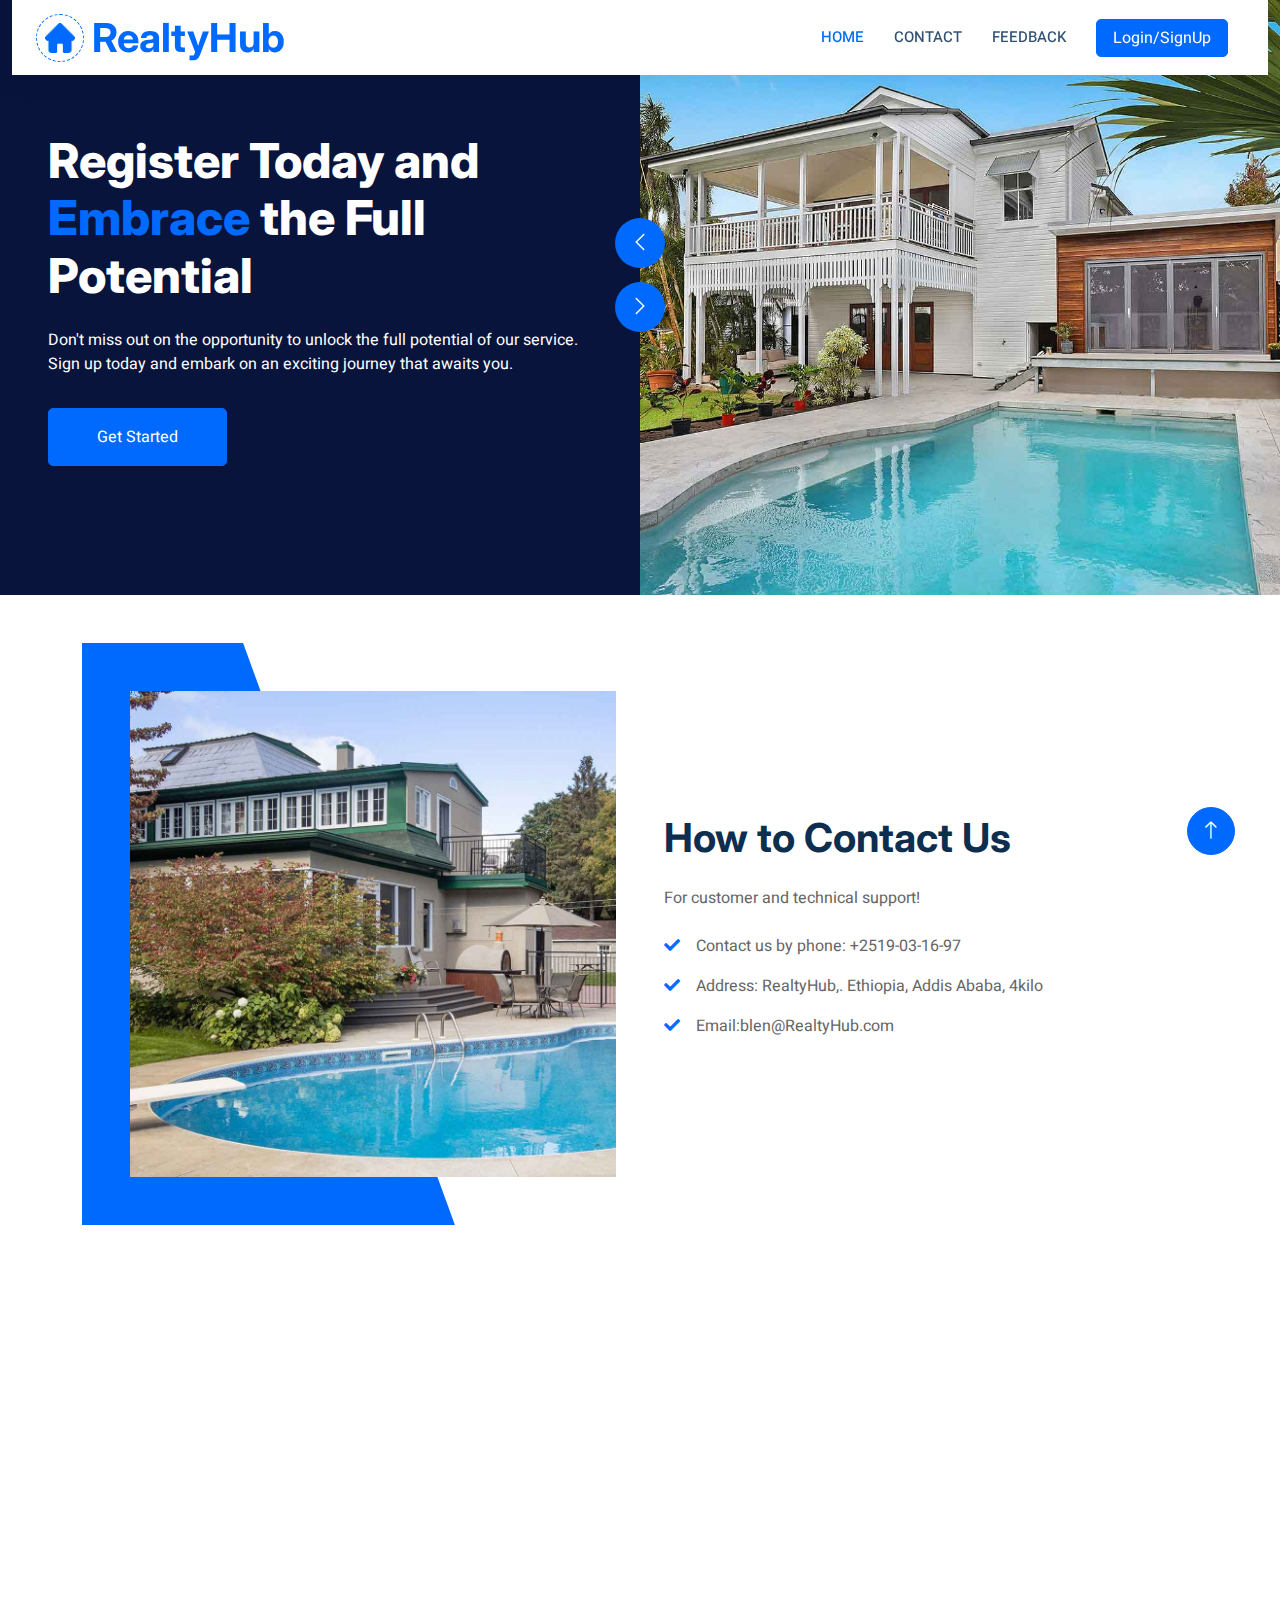
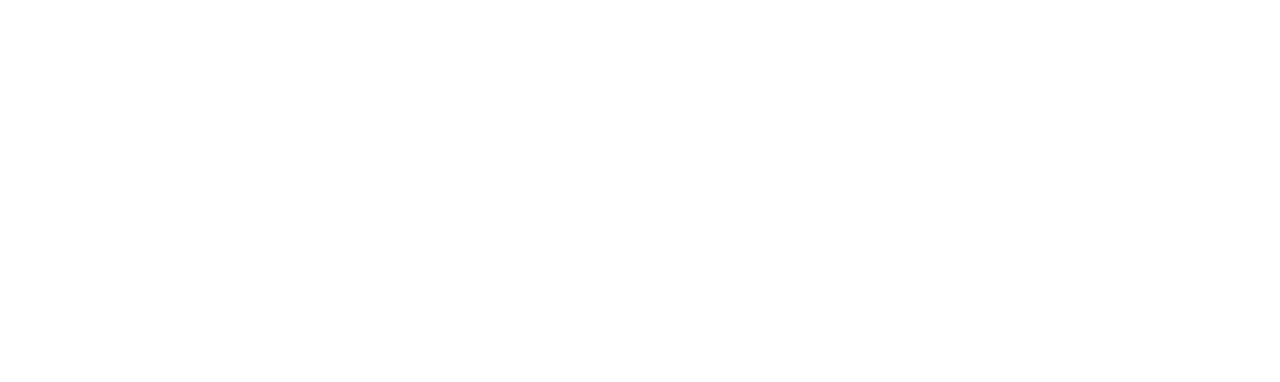
<file: LandingPage.html>
<!DOCTYPE html>
<html lang="en">

<head>
    <meta charset="utf-8">
    <title>RealtyHub</title>
    <meta content="width=device-width, initial-scale=1.0" name="viewport">
    <meta content="" name="keywords">
    <meta content="" name="description">

    <!-- Favicon -->
    <link rel="shortcut icon" href="/img/favicon.png" type="image/x-icon">

    <!-- Google Web Fonts -->
    <link rel="preconnect" href="https://fonts.googleapis.com">
    <link rel="preconnect" href="https://fonts.gstatic.com" crossorigin>
    <link href="https://fonts.googleapis.com/css2?family=Heebo:wght@400;500;600&family=Inter:wght@700;800&display=swap"
        rel="stylesheet">

    <!-- Icon Font Stylesheet -->
    <link href="https://cdnjs.cloudflare.com/ajax/libs/font-awesome/5.10.0/css/all.min.css" rel="stylesheet">
    <link href="https://cdn.jsdelivr.net/npm/bootstrap-icons@1.4.1/font/bootstrap-icons.css" rel="stylesheet">

    <!-- Libraries Stylesheet -->
    <link href="lib/animate/animate.min.css" rel="stylesheet">
    <link href="lib/owlcarousel/assets/owl.carousel.min.css" rel="stylesheet">

    <!-- Customized Bootstrap Stylesheet -->
    <link href="css/bootstrap.min.css" rel="stylesheet">

    <!-- Template Stylesheet -->
    <link href="css/style.css" rel="stylesheet">
</head>

<body>
    <!-- Navbar Start -->
    <div class="container-fluid nav-bar bg-transparent">
        <nav class="navbar navbar-expand-lg bg-white navbar-light py-0 px-4">
            <a href="#" class="navbar-brand d-flex align-items-center text-center">
                <div class="icon p-2 me-2">
                    <img class="img-fluid" src="img/home.png" alt="Icon" style="width: 30px; height: 30px;">
                </div>
                <h1 class="m-0 text-primary">RealtyHub</h1>
            </a>
            <button type="button" class="navbar-toggler" data-bs-toggle="collapse" data-bs-target="#navbarCollapse">
                <span class="navbar-toggler-icon"></span>
            </button>
            <div class="collapse navbar-collapse" id="navbarCollapse">
                <div class="navbar-nav ms-auto">
                    <a href="index.html" class="nav-item nav-link active">Home</a>
                    <a href="#contact_us" class="nav-item nav-link">Contact</a>
                    <a href="#feedback" class="nav-item nav-link">Feedback</a>
                </div>
                <a href="login.html" class="btn btn-primary px-3 d-none d-lg-flex me-3">Login/SignUp</a>

            </div>
        </nav>
    </div>
    <!-- Navbar End -->

    <!-- Header Start -->
    <div class="container-fluid header bg-white p-0 ">
        <div class="row g-0 align-items-center flex-column-reverse flex-md-row bg-half">
            <div class="col-md-6 p-5 mt-lg-5 ">
                <h1 class="display-5 animated fadeIn mb-4 text-white">Register Today and
                    <span class="text-primary">Embrace</span>
                    the Full Potential
                </h1>
                <p class="animated fadeIn mb-4 pb-2 text-white">Don't miss out on the opportunity to unlock the full
                    potential of our service. Sign up today and embark on an exciting journey that awaits you.
                </p>
                <a href="login.html" class="btn btn-primary py-3 px-5 me-3 animated fadeIn">Get Started</a>
            </div>
            <div class="col-md-6 animated fadeIn">
                <div class="owl-carousel header-carousel">
                    <div class="owl-carousel-item">
                        <img class="img-fluid" src="img/carousel-1.jpg" alt="">
                    </div>
                    <div class="owl-carousel-item">
                        <img class="img-fluid" src="img/carousel-2.jpg" alt="">
                    </div>
                </div>
            </div>
        </div>
    </div>
    <!-- Header End -->


    <!-- contact Start -->
    <div class="container-xxl py-5" id="contact_us">
        <div class="container">
            <div class="row g-5 align-items-center">
                <div class="col-lg-6 wow fadeIn" data-wow-delay="0.1s">
                    <div class="about-img position-relative overflow-hidden p-5 pe-0">
                        <img class="img-fluid w-100" src="img/about.jpg">
                    </div>
                </div>
                <div class="col-lg-6 wow fadeIn" data-wow-delay="0.5s">
                    <h1 class="mb-4">How to Contact Us </h1>
                    <p class="mb-4">For customer and technical support!</p>
                    <p><i class="fa fa-check text-primary me-3"></i>Contact us by phone:
                        +2519-03-16-97</p>
                    <p><i class="fa fa-check text-primary me-3"></i>Address:
                        RealtyHub,.
                        Ethiopia, Addis Ababa,
                        4kilo </p>
                    <p><i class="fa fa-check text-primary me-3"></i>Email:blen@RealtyHub.com</p>
                </div>
            </div>
        </div>
    </div>


    <!-- Testimonial Start -->
    <div class="container-xxl py-5" id="feedback">
        <div class="container">
            <div class="text-center mx-auto mb-5 wow fadeInUp" data-wow-delay="0.1s" style="max-width: 600px;">
                <h1 class="mb-3">Our Users Say!</h1>
                <p>Check out what other users said about our service.</p>
            </div>
            <div class="owl-carousel testimonial-carousel wow fadeInUp" data-wow-delay="0.1s" id="FeedbackContainer">
                <!-- <div class="testimonial-item bg-light rounded p-3">
                    <div class="bg-white border rounded p-4">
                        <p>Tempor stet labore dolor clita stet diam amet ipsum dolor duo ipsum rebum stet dolor amet
                            diam stet. Est stet ea lorem amet est kasd kasd erat eos</p>
                        <div class="d-flex align-items-center">
                            <img class="img-fluid flex-shrink-0 rounded" src="img/testimonial-1.jpg"
                                style="width: 45px; height: 45px;">
                            <div class="ps-3">
                                <h6 class="fw-bold mb-1">Client Name</h6>
                                <small>Profession</small>
                            </div>
                        </div>
                    </div>
                </div> -->
                <!-- <div class="testimonial-item bg-light rounded p-3">
                    <div class="bg-white border rounded p-4">
                        <p>Tempor stet labore dolor clita stet diam amet ipsum dolor duo ipsum rebum stet dolor amet
                            diam stet. Est stet ea lorem amet est kasd kasd erat eos</p>
                        <div class="d-flex align-items-center">
                            <img class="img-fluid flex-shrink-0 rounded" src="img/testimonial-2.jpg"
                                style="width: 45px; height: 45px;">
                            <div class="ps-3">
                                <h6 class="fw-bold mb-1">Client Name</h6>
                                <small>Profession</small>
                            </div>
                        </div>
                    </div>
                </div> -->
                <!-- <div class="testimonial-item bg-light rounded p-3">
                    <div class="bg-white border rounded p-4">
                        <p>Tempor stet labore dolor clita stet diam amet ipsum dolor duo ipsum rebum stet dolor amet
                            diam stet. Est stet ea lorem amet est kasd kasd erat eos</p>
                        <div class="d-flex align-items-center">
                            <img class="img-fluid flex-shrink-0 rounded" src="img/testimonial-3.jpg"
                                style="width: 45px; height: 45px;">
                            <div class="ps-3">
                                <h6 class="fw-bold mb-1">Client Name</h6>
                                <small>Profession</small>
                            </div>
                        </div>
                    </div>
                </div> -->
            </div>
        </div>
    </div>
    <!-- Testimonial End -->


    <!-- Footer Start -->
    <div class="container-fluid bg-dark text-white-50 footer pt-5 mt-5 wow fadeIn" data-wow-delay="0.1s">
        <div class="container py-5">
            <div class="row g-5">
                <div class="col-lg-3 col-md-6">
                    <h5 class="text-white mb-4">Get In Touch</h5>
                    <p class="mb-2"><i class="fa fa-map-marker-alt me-3"></i>RealtyHub, Inc. Ethiopia, Addis Ababa,
                        4kilo </p>
                    <p class="mb-2"><i class="fa fa-phone-alt me-3"></i>+2519-03-16-97</p>
                    <p class="mb-2"><i class="fa fa-envelope me-3"></i>blen@RealtyHub.com</p>
                    <div class="d-flex pt-2">
                        <a class="btn btn-outline-light btn-social" href=""><i class="fab fa-twitter"></i></a>
                        <a class="btn btn-outline-light btn-social" href=""><i class="fab fa-facebook-f"></i></a>
                        <a class="btn btn-outline-light btn-social" href=""><i class="fab fa-youtube"></i></a>
                        <a class="btn btn-outline-light btn-social" href=""><i class="fab fa-linkedin-in"></i></a>
                    </div>
                </div>
                <div class="col-lg-3 col-md-6">
                    <h5 class="text-white mb-4">Quick Links</h5>
                    <a class="btn btn-link text-white-50" href="">About Us</a>
                    <a class="btn btn-link text-white-50" href="">Contact Us</a>
                </div>
                <div class="col-lg-3 col-md-6">
                    <h5 class="text-white mb-4">Photo Gallery</h5>
                    <div class="row g-2 pt-2">
                        <div class="col-4">
                            <img class="img-fluid rounded bg-light p-1" src="img/property-1.jpg" alt="">
                        </div>
                        <div class="col-4">
                            <img class="img-fluid rounded bg-light p-1" src="img/property-2.jpg" alt="">
                        </div>
                        <div class="col-4">
                            <img class="img-fluid rounded bg-light p-1" src="img/property-3.jpg" alt="">
                        </div>
                        <div class="col-4">
                            <img class="img-fluid rounded bg-light p-1" src="img/property-4.jpg" alt="">
                        </div>
                        <div class="col-4">
                            <img class="img-fluid rounded bg-light p-1" src="img/property-5.jpg" alt="">
                        </div>
                        <div class="col-4">
                            <img class="img-fluid rounded bg-light p-1" src="img/property-6.jpg" alt="">
                        </div>
                    </div>
                </div>
                <div class="col-lg-3 col-md-6">
                    <h5 class="text-white mb-4">Sign Up</h5>
                    <p>Become RealtyHub user</p>
                    <div class="position-relative mx-auto" style="max-width: 400px;">
                        <input class="form-control bg-transparent w-100 py-3 ps-4 pe-5" type="text"
                            placeholder="Your email">
                        <a type="button" class="btn btn-primary py-2 position-absolute top-0 end-0 mt-2 me-2"
                            href="create_page.html">SignUp</a>
                    </div>
                </div>
            </div>
        </div>
        <div class="container">
            <div class="copyright">
                <div class="row">
                    <div class="col-md-6 text-center text-md-start mb-3 mb-md-0">
                        &copy; <a class="border-bottom" href="#">RealtyHub</a>, All Right Reserved.
                        Designed By <a class="border-bottom" href="">RealtyHub</a>
                    </div>
                    <div class="col-md-6 text-center text-md-end">
                        <div class="footer-menu">
                            <a href="">Home</a>
                            <a href="#contact_us">Contact Us</a>
                            <a href="#feedback">Feedback</a>
                        </div>
                    </div>
                </div>
            </div>
        </div>
    </div>
    <!-- Footer End -->


    <!-- Back to Top -->
    <a href="#" class="btn btn-lg btn-primary btn-lg-square back-to-top"><i class="bi bi-arrow-up"></i></a>


</body>
<!-- JavaScript Libraries -->
<script src="js/DisplayFeedback.js"></script>
<script src="https://code.jquery.com/jquery-3.4.1.min.js"></script>
<script src="https://cdn.jsdelivr.net/npm/bootstrap@5.0.0/dist/js/bootstrap.bundle.min.js"></script>
<script src="lib/wow/wow.min.js"></script>
<script src="lib/easing/easing.min.js"></script>
<script src="lib/waypoints/waypoints.min.js"></script>
<script src="lib/owlcarousel/owl.carousel.min.js"></script>

<!-- Template Javascript -->
<script src="js/main.js"></script>

</html>
</file>
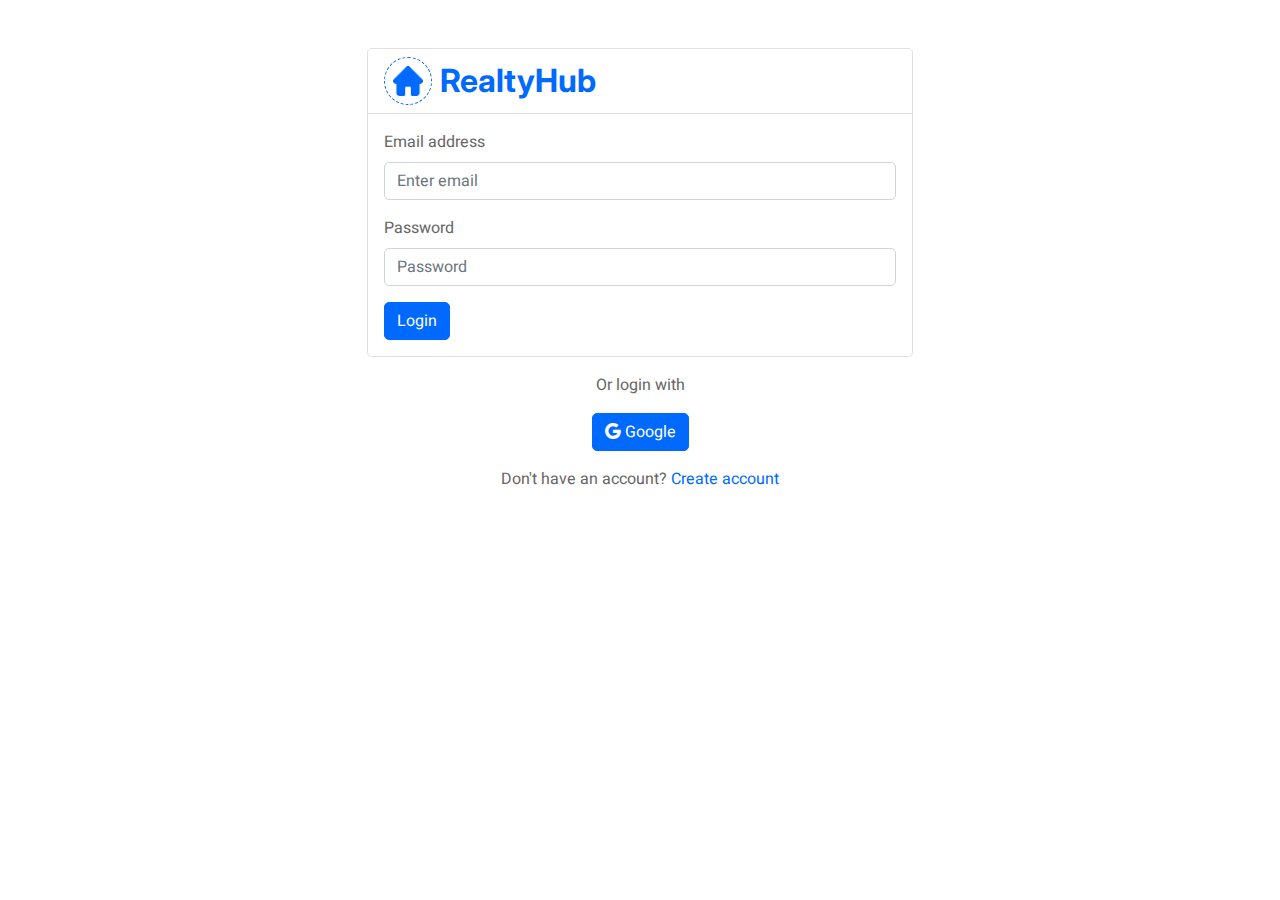
<file: login.html>
<!DOCTYPE html>
<html lang="en">

<head>
    <meta charset="UTF-8" />
    <meta name="viewport" content="width=device-width, initial-scale=1.0" />
    <meta http-equiv="X-UA-Compatible" content="ie=edge" />
    <title>Login</title>
    <!-- Favicon -->
    <link rel="shortcut icon" href="/img/favicon.png" type="image/x-icon">

    <!-- Google Web Fonts -->
    <link rel="preconnect" href="https://fonts.googleapis.com">
    <link rel="preconnect" href="https://fonts.gstatic.com" crossorigin>
    <link href="https://fonts.googleapis.com/css2?family=Heebo:wght@400;500;600&family=Inter:wght@700;800&display=swap"
        rel="stylesheet">

    <!-- Icon Font Stylesheet -->
    <link href="https://cdnjs.cloudflare.com/ajax/libs/font-awesome/5.10.0/css/all.min.css" rel="stylesheet">
    <link href="https://cdn.jsdelivr.net/npm/bootstrap-icons@1.4.1/font/bootstrap-icons.css" rel="stylesheet">


    <!-- Customized Bootstrap Stylesheet -->
    <link href="css/bootstrap.min.css" rel="stylesheet">

    <!-- Template Stylesheet -->
    <link href="css/style.css" rel="stylesheet">

    <!-- <script>
        function redirectToAnotherPage() {
            window.location.href = 'index.html';
        }
    </script> -->
</head>

<body>
    <div class="container mt-5">
        <div class="row justify-content-center">
            <div class="col-md-6">
                <div class="card">
                    <div class="card-header d-flex align-items-center bg-white">
                        <div class="icon p-2 me-2">
                            <img class="img-fluid mr-2" src="img/home.png" alt="Icon"
                                style="width: 30px; height: 30px;">
                        </div>
                        <h2 class="m-0 text-primary">RealtyHub</h2>
                    </div>
                    <div class="card-body">
                        <form id="loginform">
                            <div class="mb-3">
                                <label for="email" class="form-label">Email address</label>
                                <input type="email" class="form-control" id="email" aria-describedby="emailHelp"
                                    placeholder="Enter email" required>
                            </div>
                            <div class="mb-3">
                                <label for="password" class="form-label">Password</label>
                                <input type="password" class="form-control" id="password" placeholder="Password"
                                    required>
                            </div>
                            <button type="submit" class="btn btn-primary"
                                >Login</button>
                        </form>
                    </div>
                </div>
                <div class="text-center mt-3">
                    <p>Or login with</p>
                    <button type="button" class="btn btn-primary"><i class="bi bi-google"></i> Google</button>
                </div>
                <div class="mt-3 text-center">
                    <p>Don't have an account? <a href="create_page.html">Create account</a></p>
                </div>
            </div>
        </div>
    </div>

    <script src="js/login.js"></script>
</body>

</html>
</file>
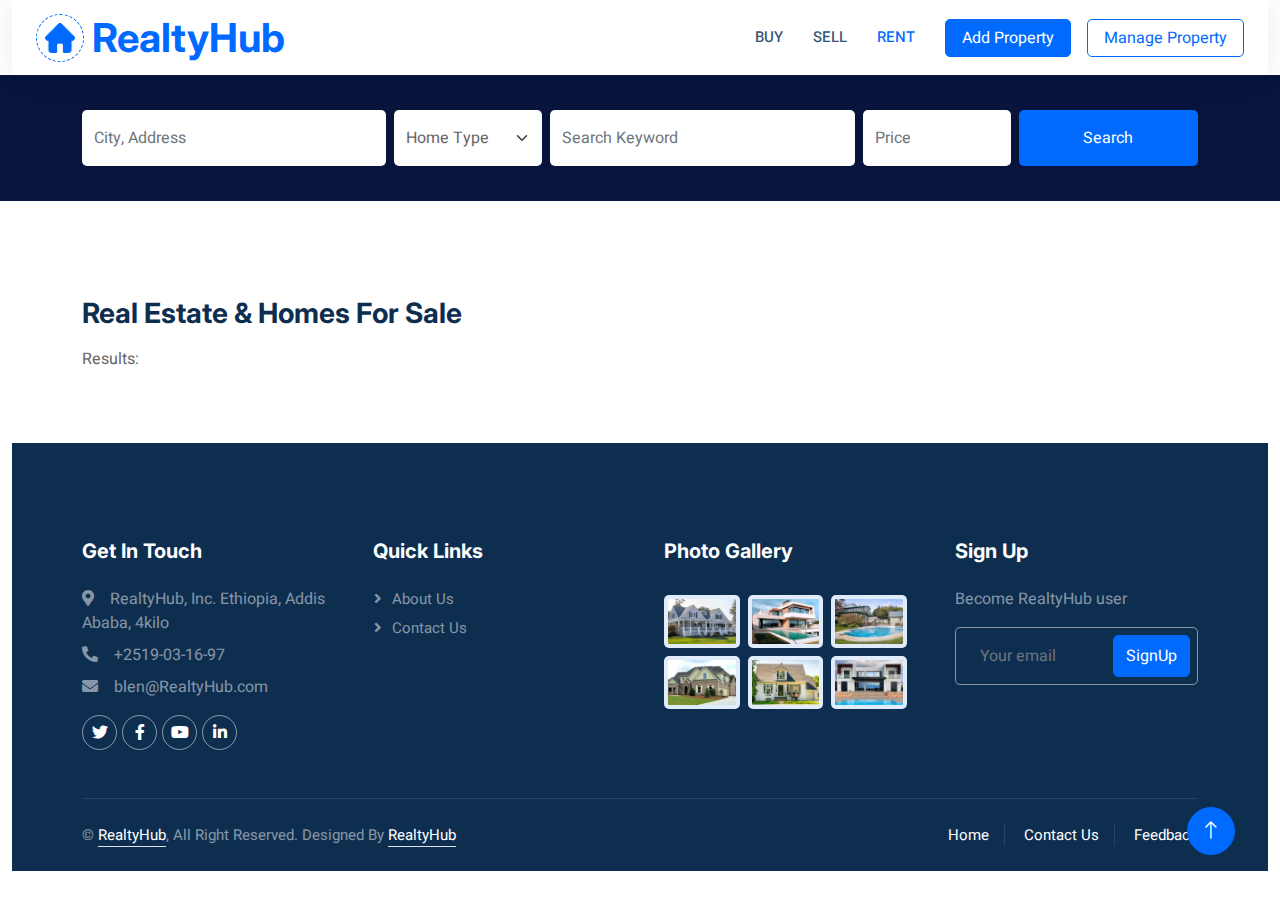
<file: rent_dashboard.html>
<!DOCTYPE html>
<html lang="en">

<head>
    <meta charset="utf-8">
    <title>Browse</title>
    <meta content="width=device-width, initial-scale=1.0" name="viewport">
    <meta content="" name="keywords">
    <meta content="" name="description">

    <!-- Favicon -->
    <link rel="shortcut icon" href="/img/favicon.png" type="image/x-icon">

    <!-- Google Web Fonts -->
    <link rel="preconnect" href="https://fonts.googleapis.com">
    <link rel="preconnect" href="https://fonts.gstatic.com" crossorigin>
    <link href="https://fonts.googleapis.com/css2?family=Heebo:wght@400;500;600&family=Inter:wght@700;800&display=swap"
        rel="stylesheet">
    <link rel="stylesheet" href="https://cdnjs.cloudflare.com/ajax/libs/bootstrap/5.1.0/css/bootstrap.min.css"
        integrity="sha512-GC/JyB7vKikPwW4Pq3E4mZ9zvG8eJWV6Uc/6U+M6vJf6+BwNkZfQdZo9Xv9z1Kj6yE1Fy+I6cJl6jYU6ZzjsEA=="
        crossorigin="anonymous" referrerpolicy="no-referrer" />
    <script src="https://cdnjs.cloudflare.com/ajax/libs/bootstrap/5.1.0/js/bootstrap.bundle.min.js"
        integrity="sha512-+r3tD3Jl1m+PuG8mLHfjF1JdZ9+g9PQnJ5NcB2QoJNkFv1YwN1h5JxGZbX9o/5z5+0tPSrJbDq193pL1Yk0nRQ=="
        crossorigin="anonymous" referrerpolicy="no-referrer"></script>


    <!-- Icon Font Stylesheet -->
    <link href="https://cdnjs.cloudflare.com/ajax/libs/font-awesome/5.10.0/css/all.min.css" rel="stylesheet">
    <link href="https://cdn.jsdelivr.net/npm/bootstrap-icons@1.4.1/font/bootstrap-icons.css" rel="stylesheet">

    <!-- Libraries Stylesheet -->
    <link href="lib/animate/animate.min.css" rel="stylesheet">
    <link href="lib/owlcarousel/assets/owl.carousel.min.css" rel="stylesheet">

    <!-- Customized Bootstrap Stylesheet -->
    <link href="css/bootstrap.min.css" rel="stylesheet">

    <!-- Template Stylesheet -->
    <link href="css/style.css" rel="stylesheet">
</head>

<body>
    <div class="container-xxl bg-white p-0">


        <!-- Navbar Start -->
        <div class="container-fluid nav-bar bg-transparent">
            <nav class="navbar navbar-expand-lg bg-white navbar-light py-0 px-4">
                <a href="index.html" class="navbar-brand d-flex align-items-center text-center">
                    <div class="icon p-2 me-2">
                        <img class="img-fluid" src="img/home.png" alt="Icon" style="width: 30px; height: 30px;">
                    </div>
                    <h1 class="m-0 text-primary">RealtyHub</h1>
                </a>
                <button type="button" class="navbar-toggler" data-bs-toggle="collapse" data-bs-target="#navbarCollapse">
                    <span class="navbar-toggler-icon"></span>
                </button>
                <div class="collapse navbar-collapse" id="navbarCollapse">
                    <div class="navbar-nav ms-auto">
                        <a href="browse.html" class="nav-item nav-link">Buy</a>
                        <a href="sell_rent_dashboard.html" class="nav-item nav-link">Sell</a>
                        <a href="" class="nav-item nav-link active">Rent</a>
                    </div>
                    <a href="post_property.html" class="btn btn-primary px-3 d-none d-lg-flex me-3">Add Property</a>
                    <a href="manage_property.html" class="btn btn-outline-primary px-3 d-none d-lg-flex">Manage
                        Property</a>
                </div>
            </nav>
        </div>
        <!-- Navbar End -->



        <!-- Search Start -->
        <div class="container-fluid bg-primary mb-5 wow fadeIn" data-wow-delay="0.1s" style="padding: 35px;">
            <div class="container">
                <div class="row g-2">
                    <div class="col-md-10">
                        <div class="row g-2">
                            <div class="col-md-4">
                                <input type="text" class="form-control border-0 py-3" id="Location" placeholder="City, Address">
                            </div>
                            <div class="col-md-2">
                                <select class="form-select border-0 py-3" id="PropertyType">
                                    <option selected>Home Type</option>
                                    <option value="1">Apartment</option>
                                    <option value="2">Villa</option>
                                    <option value="3">Office </option>
                                </select>
                            </div>
                           
                            <div class="col-md-4">
                                <input type="text" class="form-control border-0 py-3" id="SearchKeyword" placeholder="Search Keyword">
                            </div>
                          <div class="col-md-2">
                                <input type="text" class="form-control border-0 py-3" id="Price" placeholder="Price">
                            </div>
                        </div>
                    </div>
                    <div class="col-md-2">
                        <button class="btn btn-primary border-0 w-100 py-3" id="SearchButton">Search</button>
                    </div>
                </div>
            </div>
        </div>


        <div class="container-xxl py-5">
            <div class="container">
                <div class="row g-0 gx-5 align-items-end">
                    <div class="col-lg-6">
                        <div class="text-start mx-auto mb-5 wow slideInLeft" data-wow-delay="0.1s">
                            <h3 class="mb-3">Real Estate & Homes For Sale</h3>
                            <p>Results: </p>
                        </div>
                    </div>
                    <!-- <div class="dropdown d-flex justify-content-end mb-5">
                       
                        <a class="btn btn-outline-dark dropdown-toggle" href="#" role="button" id="dropdownMenuLink"
                            data-bs-toggle="dropdown" aria-expanded="false">
                            Sort: Homes for you
                        </a>
                        <ul class="dropdown-menu dropdown-menu-end" aria-labelledby="dropdownMenuLink">
                    
                            <li><a class="dropdown-item" href="#">Newest property</a></li>
                            <li><a class="dropdown-item" href="#">Oldest property</a></li>
                            <li><a class="dropdown-item" href="#">Price (High to Low)</a></li>
                            <li><a class="dropdown-item" href="#">Price (Low to High)</a></li>
                        </ul>
                    </div> -->
                </div>
            </div>   

               <!-- Property List Start -->  
                <div class="tab-content">
                    <div id="tab-1" class="tab-pane fade show p-0 active">
                        <div class="row g-4" id="searchedPropertyContainer">
                            
                       </div>
                  </div>
             </div>
         <!-- Property List End -->




        <!-- Footer Start -->
        <div class="container-fluid bg-dark text-white-50 footer pt-5 mt-5 wow fadeIn" data-wow-delay="0.1s">
            <div class="container py-5">
                <div class="row g-5">
                    <div class="col-lg-3 col-md-6">
                        <h5 class="text-white mb-4">Get In Touch</h5>
                        <p class="mb-2"><i class="fa fa-map-marker-alt me-3"></i>RealtyHub, Inc. Ethiopia, Addis Ababa,
                            4kilo </p>
                        <p class="mb-2"><i class="fa fa-phone-alt me-3"></i>+2519-03-16-97</p>
                        <p class="mb-2"><i class="fa fa-envelope me-3"></i>blen@RealtyHub.com</p>
                        <div class="d-flex pt-2">
                            <a class="btn btn-outline-light btn-social" href=""><i class="fab fa-twitter"></i></a>
                            <a class="btn btn-outline-light btn-social" href=""><i class="fab fa-facebook-f"></i></a>
                            <a class="btn btn-outline-light btn-social" href=""><i class="fab fa-youtube"></i></a>
                            <a class="btn btn-outline-light btn-social" href=""><i class="fab fa-linkedin-in"></i></a>
                        </div>
                    </div>
                    <div class="col-lg-3 col-md-6">
                        <h5 class="text-white mb-4">Quick Links</h5>
                        <a class="btn btn-link text-white-50" href="">About Us</a>
                        <a class="btn btn-link text-white-50" href="">Contact Us</a>
                    </div>
                    <div class="col-lg-3 col-md-6">
                        <h5 class="text-white mb-4">Photo Gallery</h5>
                        <div class="row g-2 pt-2">
                            <div class="col-4">
                                <img class="img-fluid rounded bg-light p-1" src="img/property-1.jpg" alt="">
                            </div>
                            <div class="col-4">
                                <img class="img-fluid rounded bg-light p-1" src="img/property-2.jpg" alt="">
                            </div>
                            <div class="col-4">
                                <img class="img-fluid rounded bg-light p-1" src="img/property-3.jpg" alt="">
                            </div>
                            <div class="col-4">
                                <img class="img-fluid rounded bg-light p-1" src="img/property-4.jpg" alt="">
                            </div>
                            <div class="col-4">
                                <img class="img-fluid rounded bg-light p-1" src="img/property-5.jpg" alt="">
                            </div>
                            <div class="col-4">
                                <img class="img-fluid rounded bg-light p-1" src="img/property-6.jpg" alt="">
                            </div>
                        </div>
                    </div>
                    <div class="col-lg-3 col-md-6">
                        <h5 class="text-white mb-4">Sign Up</h5>
                        <p>Become RealtyHub user</p>
                        <div class="position-relative mx-auto" style="max-width: 400px;">
                            <input class="form-control bg-transparent w-100 py-3 ps-4 pe-5" type="text"
                                placeholder="Your email">
                            <a type="button" class="btn btn-primary py-2 position-absolute top-0 end-0 mt-2 me-2"
                                href="create_page.html">SignUp</a>
                        </div>
                    </div>
                </div>
            </div>
            <div class="container">
                <div class="copyright">
                    <div class="row">
                        <div class="col-md-6 text-center text-md-start mb-3 mb-md-0">
                            &copy; <a class="border-bottom" href="#">RealtyHub</a>, All Right Reserved.
                            Designed By <a class="border-bottom" href="">RealtyHub</a>
                        </div>
                        <div class="col-md-6 text-center text-md-end">
                            <div class="footer-menu">
                                <a href="">Home</a>
                                <a href="#contact_us">Contact Us</a>
                                <a href="#feedback">Feedback</a>
                            </div>
                        </div>
                    </div>
                </div>
            </div>
        </div>
        <!-- Footer End -->


        <!-- Back to Top -->
        <a href="#" class="btn btn-lg btn-primary btn-lg-square back-to-top"><i class="bi bi-arrow-up"></i></a>
    </div>

    <!-- JavaScript Libraries -->
    <script src="https://code.jquery.com/jquery-3.4.1.min.js"></script>
    <script src="https://cdn.jsdelivr.net/npm/bootstrap@5.0.0/dist/js/bootstrap.bundle.min.js"></script>
    <script src="lib/wow/wow.min.js"></script>
    <script src="lib/easing/easing.min.js"></script>
    <script src="lib/waypoints/waypoints.min.js"></script>
    <script src="lib/owlcarousel/owl.carousel.min.js"></script>
    <script src="js/SearchRent.js"></script>
    <!-- Template Javascript -->
    <script src="js/main.js"></script>

</body>
<!-- <script>
    const priceDropdown = document.querySelector('.price-dropdown');
    const priceHeader = document.querySelector('.price-header');
    const bedsBathsDropdown = document.querySelector('.beds-baths-dropdown');

    priceHeader.addEventListener('click', () => {
        priceDropdown.classList.toggle('show');
    });

    bedsBathsDropdown.innerHTML = `
        <input type="number" class="form-control border-0 py-3" placeholder="Beds" min="0" max="10">
        <input type="number" class="form-control border-0 py-3" placeholder="Baths" min="0" max="10">
    `;
</script> -->

</html>
</file>
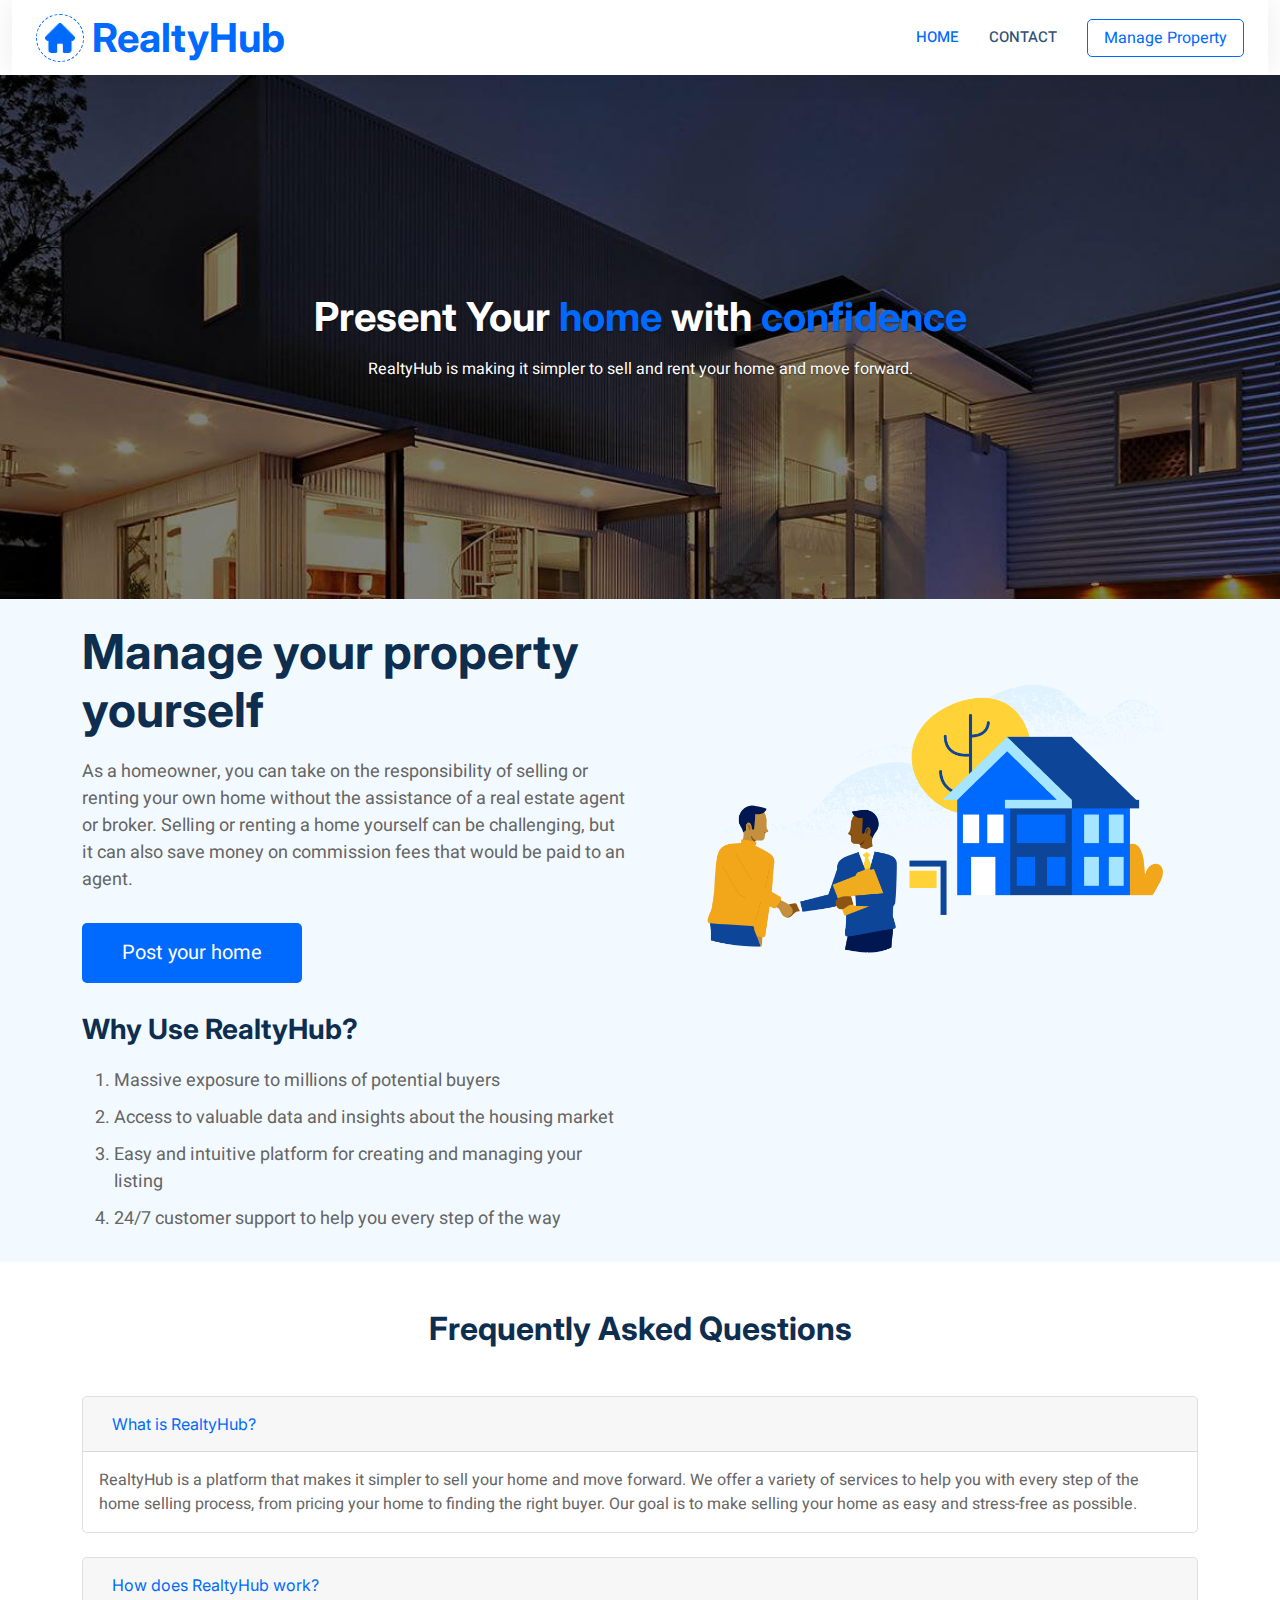
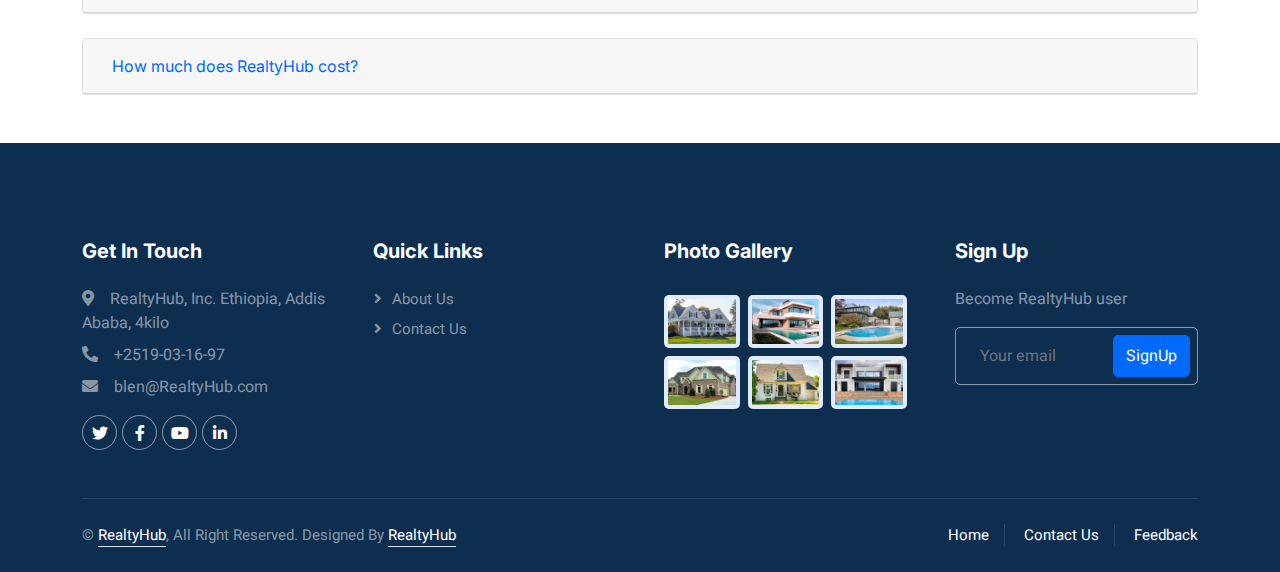
<file: sell_rent_dashboard.html>
<!DOCTYPE html>
<html lang="en">

<head>
    <meta charset="utf-8">
    <title>Sell your home | RealtyHub</title>
    <meta content="width=device-width, initial-scale=1.0" name="viewport">
    <meta content="" name="keywords">
    <meta content="" name="description">

    <!-- Favicon -->
    <link rel="shortcut icon" href="/img/favicon.png" type="image/x-icon">

    <!-- Google Web Fonts -->
    <link rel="preconnect" href="https://fonts.googleapis.com">
    <link rel="preconnect" href="https://fonts.gstatic.com" crossorigin>
    <link href="https://fonts.googleapis.com/css2?family=Heebo:wght@400;500;600&family=Inter:wght@700;800&display=swap"
        rel="stylesheet">

    <!-- Icon Font Stylesheet -->
    <link href="https://cdnjs.cloudflare.com/ajax/libs/font-awesome/5.10.0/css/all.min.css" rel="stylesheet">
    <link href="https://cdn.jsdelivr.net/npm/bootstrap-icons@1.4.1/font/bootstrap-icons.css" rel="stylesheet">

    <!-- Libraries Stylesheet -->
    <link href="lib/animate/animate.min.css" rel="stylesheet">
    <link href="lib/owlcarousel/assets/owl.carousel.min.css" rel="stylesheet">

    <!-- Customized Bootstrap Stylesheet -->
    <link href="css/bootstrap.min.css" rel="stylesheet">

    <!-- Template Stylesheet -->
    <link href="css/style.css" rel="stylesheet">

    <style>
        .bg-img {
            background-image: url('img/slide-3.jpg');
            background-size: cover;
            background-repeat: no-repeat;
            background-position: center center;
            background-attachment: fixed;
        }

        .light_bg {
            background-color: #f2faff;
        }

        .first-row {
            padding: 170px 0;
        }

        .first-row h1,
        .first-row p {
            color: #333;
            text-shadow: 0px 1px 1px rgba(0, 0, 0, 0.5);
        }

        .second-row {
            padding-top: 50px;

        }

        .sell-section {
            padding: 50px;
            text-align: left;
        }

        .sell-section__title {
            font-size: 48px;
            font-weight: bold;
            margin-bottom: 20px;
        }

        .sell-section__text {
            font-size: 18px;
            line-height: 1.5;
            margin-bottom: 30px;
        }

        .sell-section__button {
            background-color: #006aff;
            color: white;
            font-size: 20px;
            padding: 15px 40px;
            border: none;
            border-radius: 5px;
            cursor: pointer;
            margin-bottom: 30px;
        }

        .sell-section__button:hover {
            background-color: #0080FF;
        }

        .sell-section__heading {
            font-size: 28px;
            font-weight: bold;
            margin-bottom: 20px;
        }

        .sell-section__list {
            text-align: left;
            margin-bottom: 30px;
        }

        .sell-section__item {
            font-size: 18px;
            line-height: 1.5;
            margin-bottom: 10px;
        }
    </style>
</head>

<body>
    <!-- Navbar Start -->
    <div class="container-fluid nav-bar bg-transparent">
        <nav class="navbar navbar-expand-lg bg-white navbar-light py-0 px-4">
            <a href="index.html" class="navbar-brand d-flex align-items-center text-center">
                <div class="icon p-2 me-2">
                    <img class="img-fluid" src="img/home.png" alt="Icon" style="width: 30px; height: 30px;">
                </div>
                <h1 class="m-0 text-primary">RealtyHub</h1>
            </a>
            <button type="button" class="navbar-toggler" data-bs-toggle="collapse" data-bs-target="#navbarCollapse">
                <span class="navbar-toggler-icon"></span>
            </button>
            <div class="collapse navbar-collapse" id="navbarCollapse">
                <div class="navbar-nav ms-auto">
                    <a href="index.html" class="nav-item nav-link active">Home</a>
                    <a href="index.html#contact_us" class="nav-item nav-link">Contact</a>
                </div>
                <a href="manage_property.html" class="btn btn-outline-primary px-3 d-none d-lg-flex">Manage Property</a>
            </div>
        </nav>
    </div>
    <div class="bg-img">
        <div class="container first-row">
            <div class="row">
                <div class="col-md-8 offset-md-2">
                    <h1 class=" text-white text-center mt-5 mb-3 font-weight-bolder">
                        Present Your<span class="text-primary"> home</span>
                        with<span class="text-primary"> confidence</span></h1>
                    <p class="text-white text-center mb-5">RealtyHub is making it simpler to sell and rent your home and
                        move
                        forward.</p>
                </div>

            </div>
        </div>
    </div>

    <div class="light_bg">
        <div class="container">
            <div class="row">
                <div class="col-md-6">
                    <h1 class="text-dark sell-section__title mt-4">Manage your property yourself</h1>
                    <p class="sell-section__text">As a homeowner, you can take on the responsibility of selling or
                        renting your own
                        home without the assistance of a real estate agent or broker. Selling or renting a home yourself
                        can be
                        challenging, but it can also save
                        money on commission fees that would be paid to an agent.</p>
                    <button class="sell-section__button" onclick="goToAnotherPage()">Post your home</button>
                    <h2 class="sell-section__heading text-dark">Why Use RealtyHub?</h2>
                    <ol class="sell-section__list ">
                        <li class="sell-section__item">Massive exposure to millions of potential buyers</li>
                        <li class="sell-section__item">Access to valuable data and insights about the housing market
                        </li>
                        <li class="sell-section__item">Easy and intuitive platform for creating and managing your
                            listing
                        </li>
                        <li class="sell-section__item">24/7 customer support to help you every step of the way</li>
                    </ol>
                </div>
                <div class="col-md-6">
                    <img src="img/2x_Miso_FSBO_Vector.png" alt="svg for home sale" class="img-fluid mt-5">
                </div>
            </div>
        </div>
    </div>

    <div class="container">
        <h2 class="text-center my-5">Frequently Asked Questions</h2>
        <div class="accordion" id="faqAccordion">
            <div class="card mb-4">
                <div class="card-header" id="headingOne">
                    <h5 class="mb-0">
                        <button class="btn btn-link" type="button" data-toggle="collapse" data-target="#collapseOne"
                            aria-expanded="true" aria-controls="collapseOne">
                            What is RealtyHub?
                        </button>
                    </h5>
                </div>

                <div id="collapseOne" class="collapse show" aria-labelledby="headingOne" data-parent="#faqAccordion">
                    <div class="card-body">
                        RealtyHub is a platform that makes it simpler to sell your home and move forward. We offer a
                        variety of services to help you with every step of the home selling process, from pricing your
                        home to finding the right buyer. Our goal is to make selling your home as easy and stress-free
                        as possible.
                    </div>
                </div>
            </div>

            <div class="card mb-4">
                <div class="card-header" id="headingTwo">
                    <h5 class="mb-0">
                        <button class="btn btn-link collapsed" type="button" data-toggle="collapse"
                            data-target="#collapseTwo" aria-expanded="false" aria-controls="collapseTwo">
                            How does RealtyHub work?
                        </button>
                    </h5>
                </div>
                <div id="collapseTwo" class="collapse" aria-labelledby="headingTwo" data-parent="#faqAccordion">
                    <div class="card-body">
                        Our process is simple. First, you provide us with some basic information about your home. Then,
                        we'll analyze your home and provide you with a personalized report that includes our recommended
                        listing price. Once you're ready to sell, we'll market your home to potential buyers and help
                        you negotiate the best deal. We'll also guide you through the closing process to ensure a smooth
                        transaction.
                    </div>
                </div>
            </div>

            <div class="card mb-5">
                <div class="card-header" id="headingThree">
                    <h5 class="mb-0">
                        <button class="btn btn-link collapsed" type="button" data-toggle="collapse"
                            data-target="#collapseThree" aria-expanded="false" aria-controls="collapseThree">
                            How much does RealtyHub cost?
                        </button>
                    </h5>
                </div>
                <div id="collapseThree" class="collapse" aria-labelledby="headingThree" data-parent="#faqAccordion">
                    <div class="card-body">
                        We offer a range of pricing options to fit your needs. Our services are designed to save you
                        time and money, and our pricing reflects that. Contact us to learn more about our pricing
                        options and to get started selling your home with confidence.
                    </div>
                </div>
            </div>
        </div>
    </div>




    <!-- Footer Start -->
    <div class="container-fluid bg-dark text-white-50 footer pt-5 mt-5 wow fadeIn" data-wow-delay="0.1s">
        <div class="container py-5">
            <div class="row g-5">
                <div class="col-lg-3 col-md-6">
                    <h5 class="text-white mb-4">Get In Touch</h5>
                    <p class="mb-2"><i class="fa fa-map-marker-alt me-3"></i>RealtyHub, Inc. Ethiopia, Addis Ababa,
                        4kilo </p>
                    <p class="mb-2"><i class="fa fa-phone-alt me-3"></i>+2519-03-16-97</p>
                    <p class="mb-2"><i class="fa fa-envelope me-3"></i>blen@RealtyHub.com</p>
                    <div class="d-flex pt-2">
                        <a class="btn btn-outline-light btn-social" href=""><i class="fab fa-twitter"></i></a>
                        <a class="btn btn-outline-light btn-social" href=""><i class="fab fa-facebook-f"></i></a>
                        <a class="btn btn-outline-light btn-social" href=""><i class="fab fa-youtube"></i></a>
                        <a class="btn btn-outline-light btn-social" href=""><i class="fab fa-linkedin-in"></i></a>
                    </div>
                </div>
                <div class="col-lg-3 col-md-6">
                    <h5 class="text-white mb-4">Quick Links</h5>
                    <a class="btn btn-link text-white-50" href="">About Us</a>
                    <a class="btn btn-link text-white-50" href="">Contact Us</a>
                </div>
                <div class="col-lg-3 col-md-6">
                    <h5 class="text-white mb-4">Photo Gallery</h5>
                    <div class="row g-2 pt-2">
                        <div class="col-4">
                            <img class="img-fluid rounded bg-light p-1" src="img/property-1.jpg" alt="">
                        </div>
                        <div class="col-4">
                            <img class="img-fluid rounded bg-light p-1" src="img/property-2.jpg" alt="">
                        </div>
                        <div class="col-4">
                            <img class="img-fluid rounded bg-light p-1" src="img/property-3.jpg" alt="">
                        </div>
                        <div class="col-4">
                            <img class="img-fluid rounded bg-light p-1" src="img/property-4.jpg" alt="">
                        </div>
                        <div class="col-4">
                            <img class="img-fluid rounded bg-light p-1" src="img/property-5.jpg" alt="">
                        </div>
                        <div class="col-4">
                            <img class="img-fluid rounded bg-light p-1" src="img/property-6.jpg" alt="">
                        </div>
                    </div>
                </div>
                <div class="col-lg-3 col-md-6">
                    <h5 class="text-white mb-4">Sign Up</h5>
                    <p>Become RealtyHub user</p>
                    <div class="position-relative mx-auto" style="max-width: 400px;">
                        <input class="form-control bg-transparent w-100 py-3 ps-4 pe-5" type="text"
                            placeholder="Your email">
                        <a type="button" class="btn btn-primary py-2 position-absolute top-0 end-0 mt-2 me-2"
                            href="create_page.html">SignUp</a>
                    </div>
                </div>
            </div>
        </div>
        <div class="container">
            <div class="copyright">
                <div class="row">
                    <div class="col-md-6 text-center text-md-start mb-3 mb-md-0">
                        &copy; <a class="border-bottom" href="#">RealtyHub</a>, All Right Reserved.
                        Designed By <a class="border-bottom" href="">RealtyHub</a>
                    </div>
                    <div class="col-md-6 text-center text-md-end">
                        <div class="footer-menu">
                            <a href="">Home</a>
                            <a href="#contact_us">Contact Us</a>
                            <a href="#feedback">Feedback</a>
                        </div>
                    </div>
                </div>
            </div>
        </div>
    </div>
    <!-- Footer End -->
    <!-- JavaScript Libraries -->
    <script src="https://code.jquery.com/jquery-3.4.1.min.js"></script>
    <script src="https://cdn.jsdelivr.net/npm/bootstrap@5.0.0/dist/js/bootstrap.bundle.min.js"></script>
    <script src="lib/wow/wow.min.js"></script>
    <script src="lib/easing/easing.min.js"></script>
    <script src="lib/waypoints/waypoints.min.js"></script>
    <script src="lib/owlcarousel/owl.carousel.min.js"></script>


    <!-- jQuery library -->
    <script src="https://code.jquery.com/jquery-3.6.0.min.js"></script>

    <!-- Bootstrap JavaScript plugins -->
    <script src="https://cdnjs.cloudflare.com/ajax/libs/popper.js/2.9.3/umd/popper.min.js"></script>
    <script src="https://cdnjs.cloudflare.com/ajax/libs/twitter-bootstrap/4.6.0/js/bootstrap.min.js"></script>

    <script>
        $(document).ready(function () {
            $('#faqAccordion .collapse').on('show.bs.collapse', function () {
                $(this).siblings('.card-header').find('.btn').addClass('active');
            });

            $('#faqAccordion .collapse').on('hide.bs.collapse', function () {
                $(this).siblings('.card-header').find('.btn').removeClass('active');
            });
        });

        function goToAnotherPage() {
            // Change the URL to the desired page
            window.location.href = "post_property.html";
        }
    </script>




</body>

</html>
</file>
<file: css/style.css>
:root {
    --primary:#006aff ;
    --secondary: #FF6922;
    --light: #fff;
    --dark: #325274;
}

.back-to-top {
    position: fixed;
    display: none;
    right: 45px;
    bottom: 45px;
    z-index: 99;
}

body{
    background-color: #fff;
}
.bg-half{
    background-color: #08143c;
}
 

/*** Button ***/
.btn {
    transition: .5s;
}

.btn.btn-primary,
.btn.btn-secondary {
    color: #FFFFFF;
}

.btn-square {
    width: 38px;
    height: 38px;
}

.btn-sm-square {
    width: 32px;
    height: 32px;
}

.btn-lg-square {
    width: 48px;
    height: 48px;
}

.btn-square,
.btn-sm-square,
.btn-lg-square {
    padding: 0;
    display: flex;
    align-items: center;
    justify-content: center;
    font-weight: normal;
    border-radius: 50px;
}
.carousel-item img {
    max-width: 100%;
    max-height: 100%;
    display: block;
    margin: auto;
  }

/*** Navbar ***/
.nav-bar {
    position: relative;
    transition: .5s;
    z-index: 9999;
}

.nav-bar.sticky-top {
    position: sticky;
    padding: 0;
    z-index: 9999;
}

.navbar {
    box-shadow: 0 0 30px rgba(0, 0, 0, .08);
}

.navbar .dropdown-toggle::after {
    border: none;
    content: "\f107";
    font-family: "Font Awesome 5 Free";
    font-weight: 900;
    vertical-align: middle;
    margin-left: 5px;
    transition: .5s;
}

.navbar .dropdown-toggle[aria-expanded=true]::after {
    transform: rotate(-180deg);
}

.navbar-light .navbar-nav .nav-link {
    margin-right: 30px;
    padding: 25px 0;
    color: #FFFFFF;
    font-size: 15px;
    text-transform: uppercase;
    outline: none;
}

.navbar-light .navbar-nav .nav-link:hover,
.navbar-light .navbar-nav .nav-link.active {
    color: var(--primary);
}

@media (max-width: 991.98px) {
    .nav-bar {
        margin: 0;
        padding: 0;
    }

    .navbar-light .navbar-nav .nav-link  {
        margin-right: 0;
        padding: 10px 0;
    }

    .navbar-light .navbar-nav {
        border-top: 1px solid #EEEEEE;
    }
}

.navbar-light .navbar-brand {
    height: 75px;
}

.navbar-light .navbar-nav .nav-link {
    color: var(--dark);
    font-weight: 500;
}

@media (min-width: 992px) {
    .navbar .nav-item .dropdown-menu {
        display: block;
        top: 100%;
        margin-top: 0;
        transform: rotateX(-75deg);
        transform-origin: 0% 0%;
        opacity: 0;
        visibility: hidden;
        transition: .5s;
        
    }

    .navbar .nav-item:hover .dropdown-menu {
        transform: rotateX(0deg);
        visibility: visible;
        transition: .5s;
        opacity: 1;
    }
}


/*** Header ***/
@media (min-width: 992px) {
    .header {
        margin-top: -120px;
    }
}

.header-carousel .owl-nav {
    position: absolute;
    top: 50%;
    left: -25px;
    transform: translateY(-50%);
    display: flex;
    flex-direction: column;
}

.header-carousel .owl-nav .owl-prev,
.header-carousel .owl-nav .owl-next {
    margin: 7px 0;
    width: 50px;
    height: 50px;
    display: flex;
    align-items: center;
    justify-content: center;
    color: #FFFFFF;
    background: var(--primary);
    border-radius: 40px;
    font-size: 20px;
    transition: .5s;
}

.header-carousel .owl-nav .owl-prev:hover,
.header-carousel .owl-nav .owl-next:hover {
    background: var(--dark);
}

@media (max-width: 768px) {
    .header-carousel .owl-nav {
        left: 25px;
    }
}

.breadcrumb-item + .breadcrumb-item::before {
    color: #DDDDDD;
}



/*** Icon ***/
.icon {
    padding: 15px;
    display: inline-flex;
    align-items: center;
    justify-content: center;
    background: #FFFFFF !important;
    border-radius: 50px;
    border: 1px dashed var(--primary) !important;
}
.card:hover {
    transform: translateY(-5px);
    box-shadow: 0 0.5rem 1rem rgba(0,0,0,.15);
    transition: .3s ease-in-out;
  }


/*** About ***/
.about-img img {
    position: relative;
    z-index: 2;
}

.about-img::before {
    position: absolute;
    content: "";
    top: 0;
    left: -50%;
    width: 100%;
    height: 100%;
    background: var(--primary);
    transform: skew(20deg);
    z-index: 1;
}


/*** Category ***/
.cat-item div {
    background: #FFFFFF;
    border: 1px dashed rgba(0, 185, 142, .3);
    transition: .5s;
}

.cat-item:hover div {
    background: var(--primary);
    border-color: transparent;
}

.cat-item div * {
    transition: .5s;
}

.cat-item:hover div * {
    color: #FFFFFF !important;
}


/*** Property List ***/
.nav-pills .nav-item .btn {
    color: var(--dark);
}

.nav-pills .nav-item .btn:hover,
.nav-pills .nav-item .btn.active {
    color: #FFFFFF;
}

.property-item {
    box-shadow: 0 0 30px rgba(0, 0, 0, .08);
}

.property-item img {
    transition: .5s;
}

.property-item:hover img {
    transform: scale(1.1);
}

.property-item .border-top {
    border-top: 1px dashed rgba(0, 185, 142, .3) !important;
}

.property-item .border-end {
    border-right: 1px dashed rgba(0, 185, 142, .3) !important;
}


/*** Team ***/
.team-item {
    box-shadow: 0 0 30px rgba(0, 0, 0, .08);
    transition: .5s;
}

.team-item .btn {
    color: var(--primary);
    background: #FFFFFF;
    box-shadow: 0 0 30px rgba(0, 0, 0, .15);
}

.team-item .btn:hover {
    color: #FFFFFF;
    background: var(--primary);
}

.team-item:hover {
    border-color: var(--secondary) !important;
}

.team-item:hover .bg-primary {
    background: var(--secondary) !important;
}

.team-item:hover .bg-primary i {
    color: var(--secondary) !important;
}


/*** Testimonial ***/
.testimonial-carousel {
    padding-left: 1.5rem;
    padding-right: 1.5rem;
}

@media (min-width: 576px) {
    .testimonial-carousel {
        padding-left: 4rem;
        padding-right: 4rem;
    }
}

.testimonial-carousel .testimonial-item .border {
    border: 1px dashed rgba(0, 185, 142, .3) !important;
}

.testimonial-carousel .owl-nav {
    position: absolute;
    width: 100%;
    height: 40px;
    top: calc(50% - 20px);
    left: 0;
    display: flex;
    justify-content: space-between;
    z-index: 1;
}

.testimonial-carousel .owl-nav .owl-prev,
.testimonial-carousel .owl-nav .owl-next {
    position: relative;
    width: 40px;
    height: 40px;
    display: flex;
    align-items: center;
    justify-content: center;
    color: #FFFFFF;
    background: var(--primary);
    border-radius: 40px;
    font-size: 20px;
    transition: .5s;
}

.testimonial-carousel .owl-nav .owl-prev:hover,
.testimonial-carousel .owl-nav .owl-next:hover {
    background: var(--dark);
}


/*** Footer ***/
.footer .btn.btn-social {
    margin-right: 5px;
    width: 35px;
    height: 35px;
    display: flex;
    align-items: center;
    justify-content: center;
    color: var(--light);
    border: 1px solid rgba(255,255,255,0.5);
    border-radius: 35px;
    transition: .3s;
}

.footer .btn.btn-social:hover {
    color: var(--primary);
    border-color: var(--light);
}

.footer .btn.btn-link {
    display: block;
    margin-bottom: 5px;
    padding: 0;
    text-align: left;
    font-size: 15px;
    font-weight: normal;
    text-transform: capitalize;
    transition: .3s;
}

.footer .btn.btn-link::before {
    position: relative;
    content: "\f105";
    font-family: "Font Awesome 5 Free";
    font-weight: 900;
    margin-right: 10px;
}

.footer .btn.btn-link:hover {
    letter-spacing: 1px;
    box-shadow: none;
}

.footer .form-control {
    border-color: rgba(255,255,255,0.5);
}

.footer .copyright {
    padding: 25px 0;
    font-size: 15px;
    border-top: 1px solid rgba(256, 256, 256, .1);
}

.footer .copyright a {
    color: var(--light);
}

.footer .footer-menu a {
    margin-right: 15px;
    padding-right: 15px;
    border-right: 1px solid rgba(255, 255, 255, .1);
}

.footer .footer-menu a:last-child {
    margin-right: 0;
    padding-right: 0;
    border-right: none;
}
</file>
